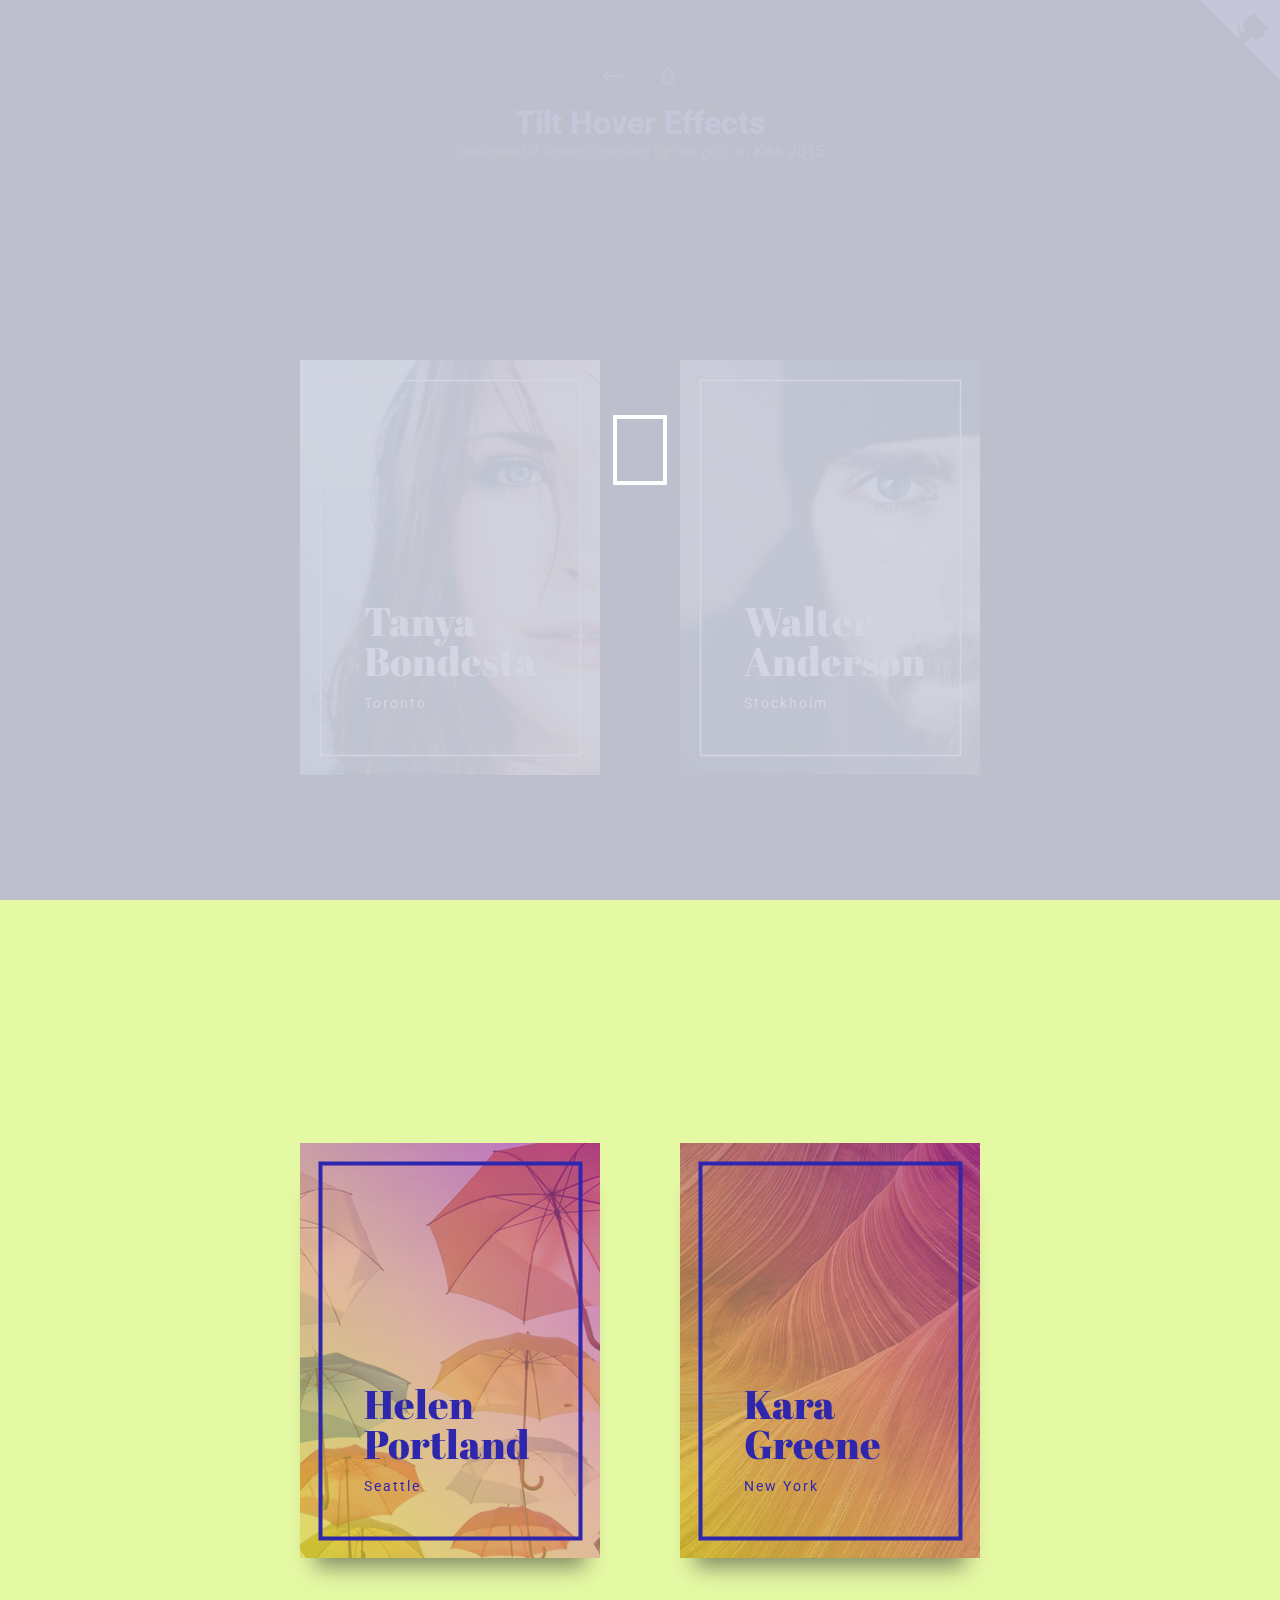
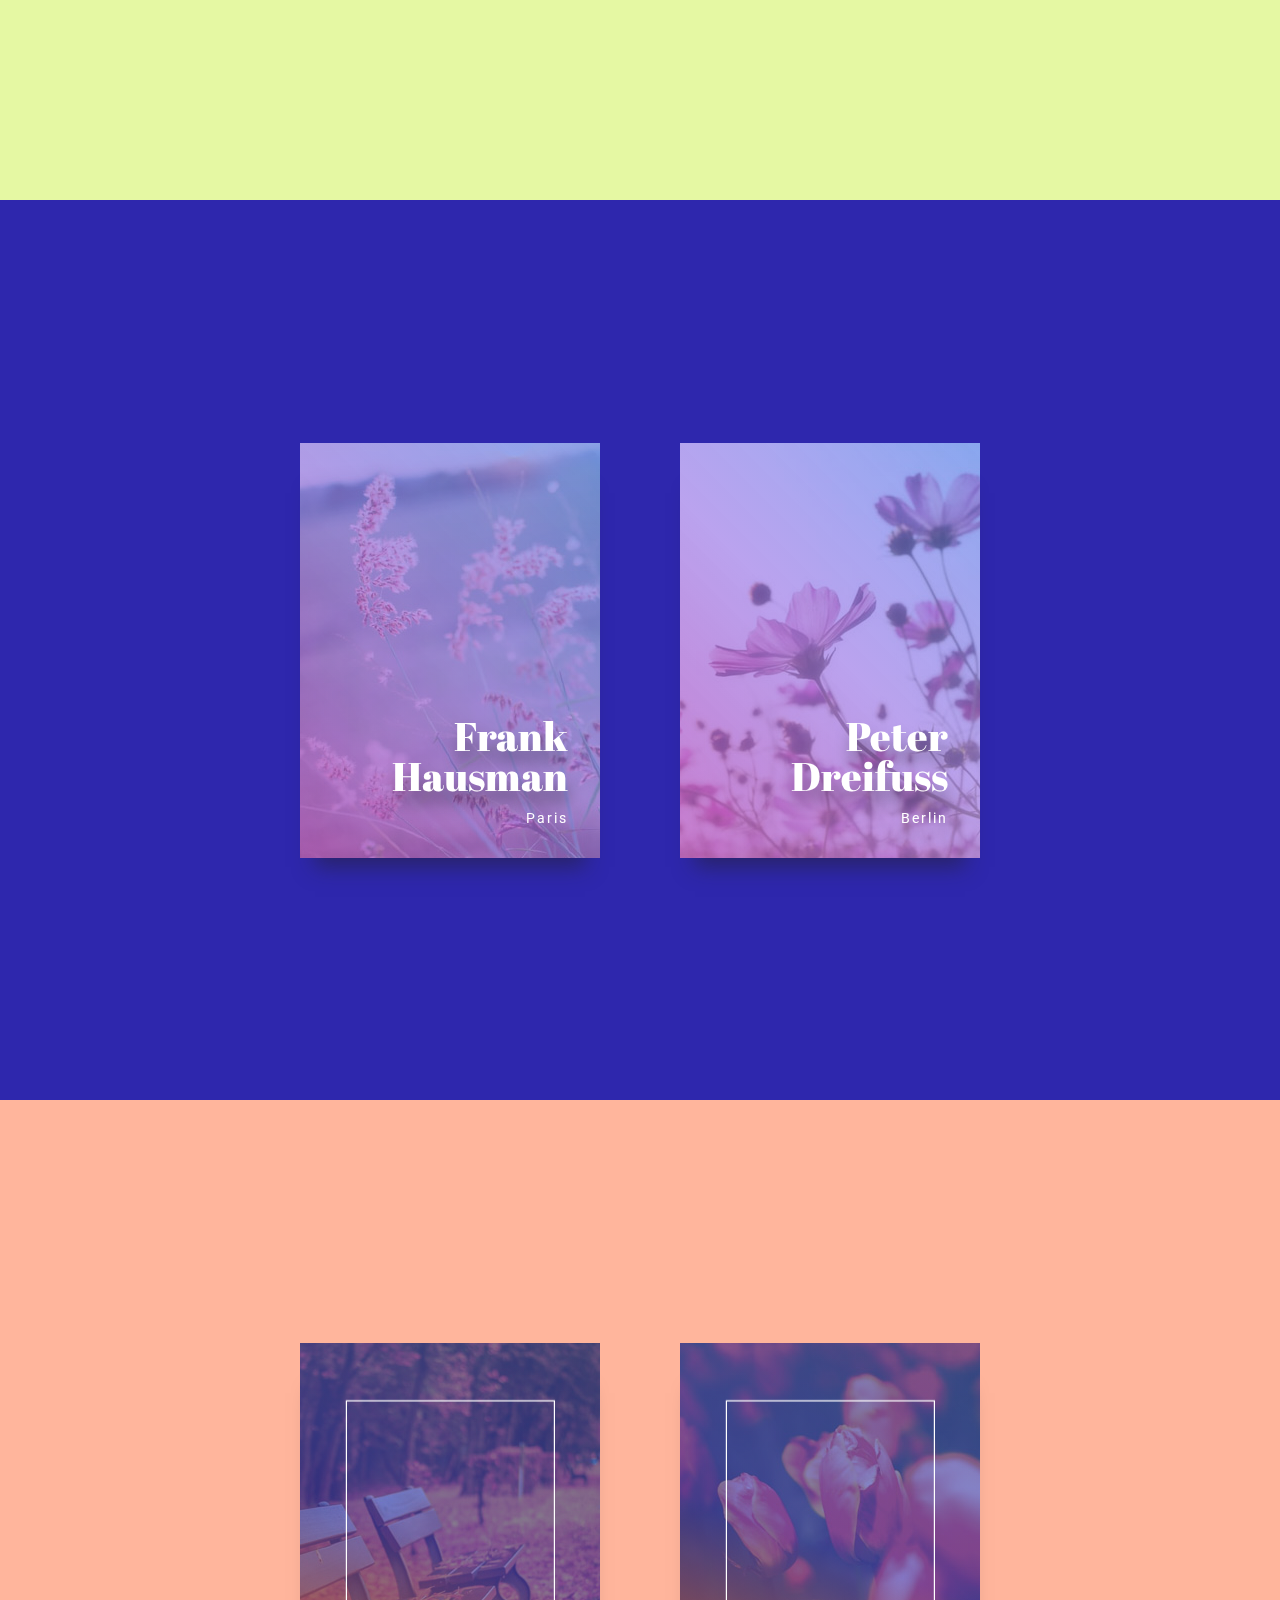
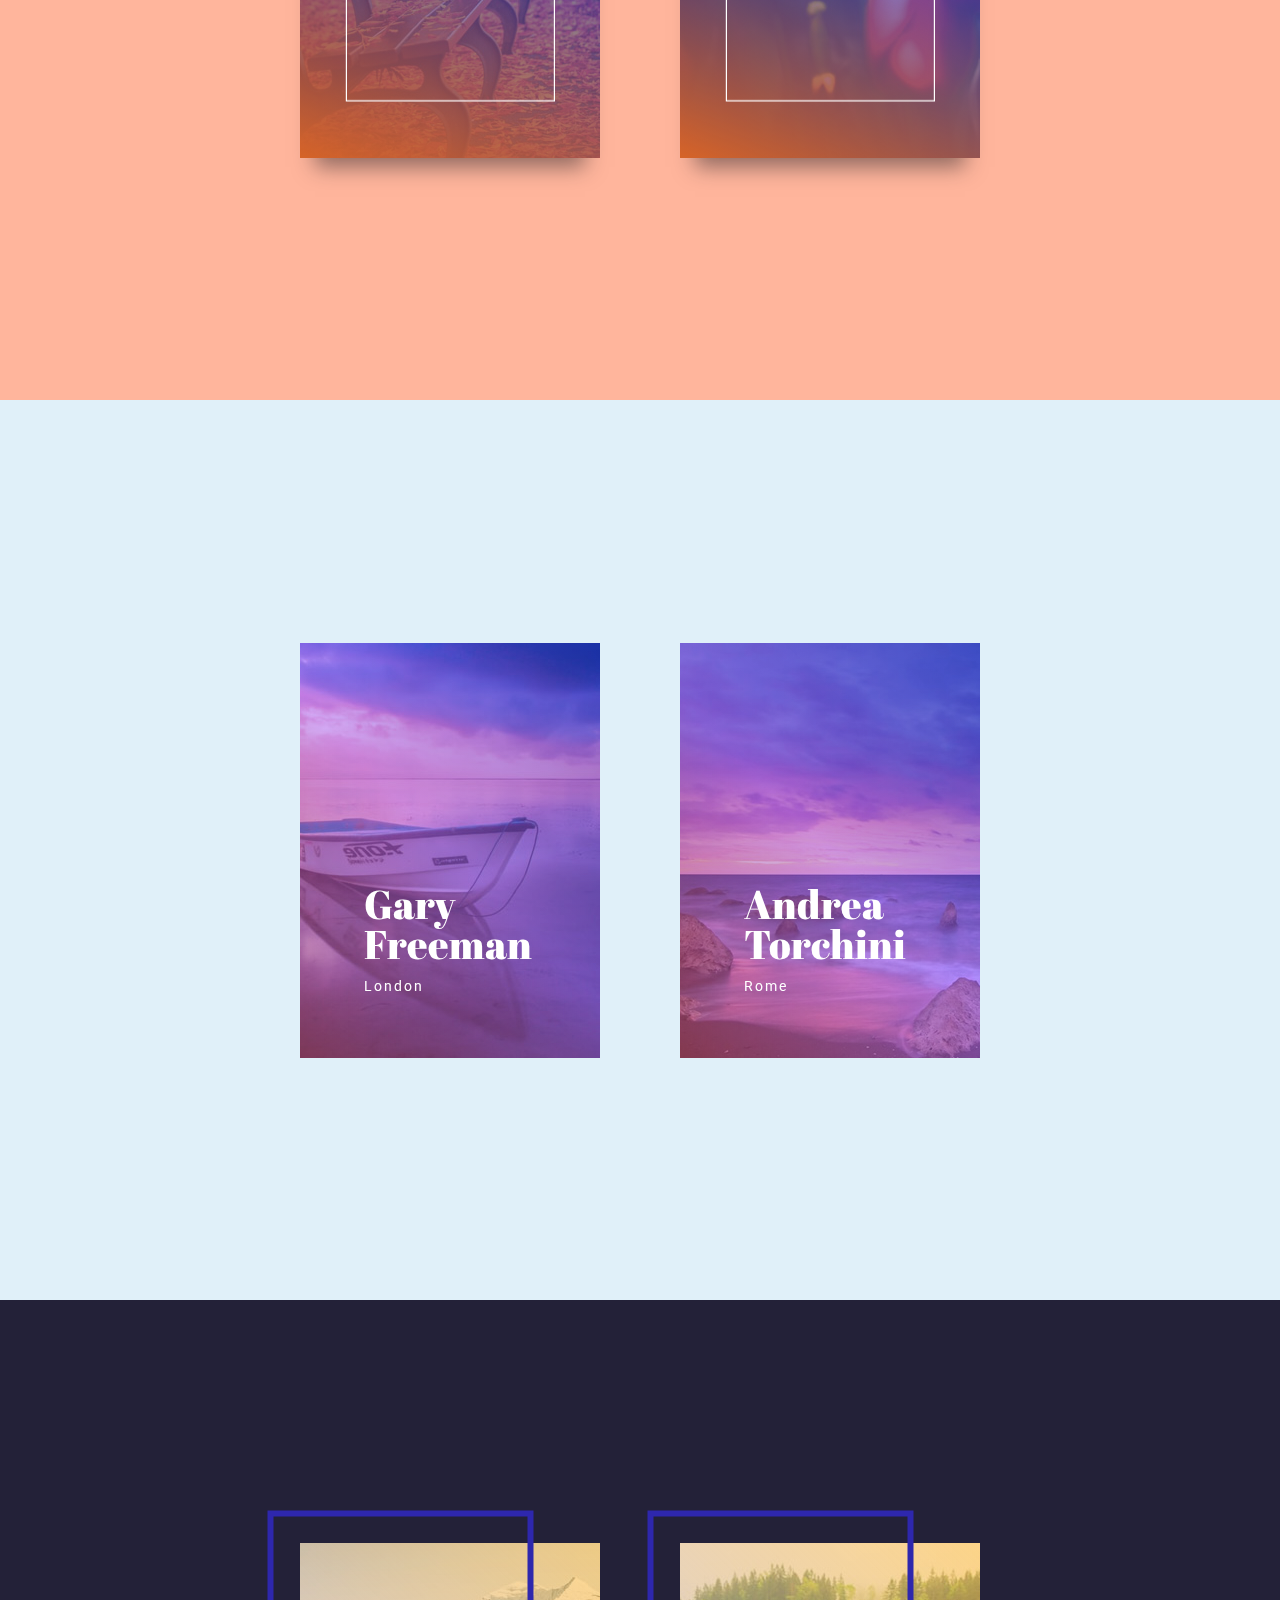
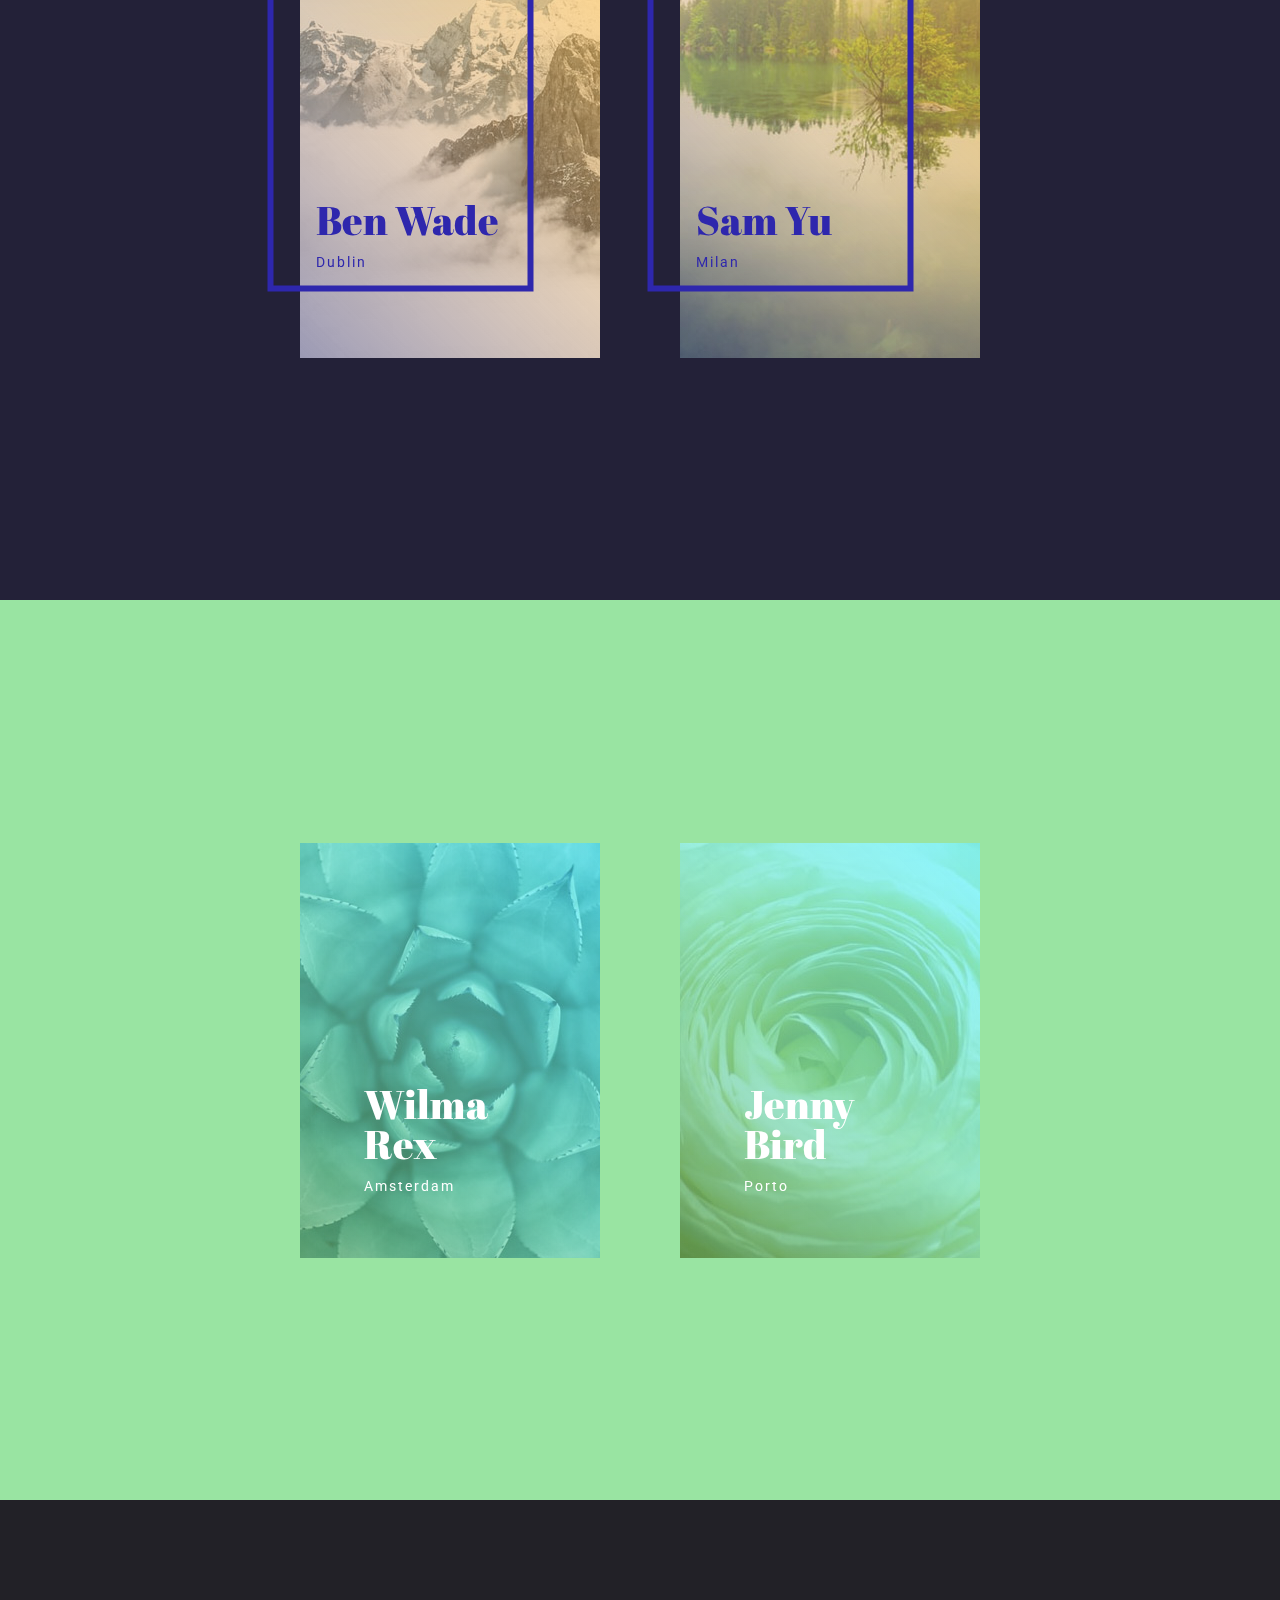
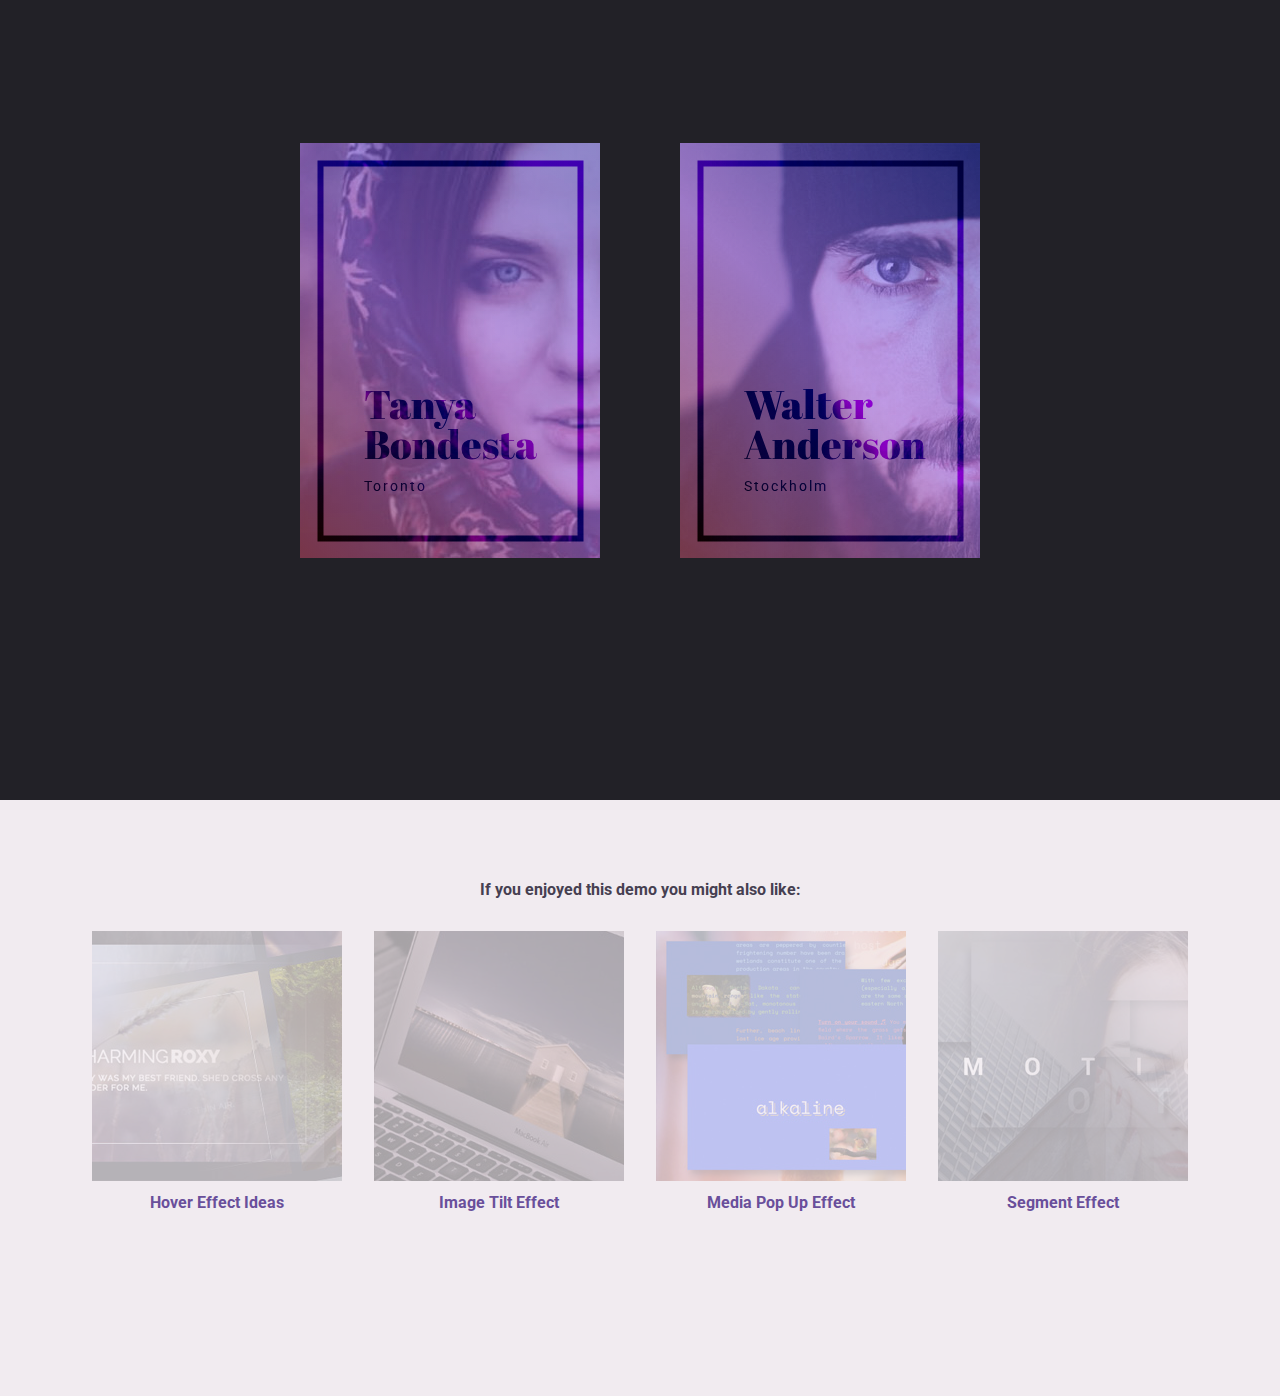
<file: index.html>
<!DOCTYPE html>
<html lang="en" class="no-js">
	<head>
		<meta charset="UTF-8" />
		<meta http-equiv="X-UA-Compatible" content="IE=edge">
		<meta name="viewport" content="width=device-width, initial-scale=1">
		<title>Tilt Hover Effects | Codrops</title>
		<meta name="description" content="Some ideas for hover effects with a fancy tilt effect" />
		<meta name="keywords" content="tilt, hover, effect, demo, inspiration, animation, template" />
		<meta name="author" content="Codrops" />
		<link rel="shortcut icon" href="favicon.ico">
		<link href="https://fonts.googleapis.com/css?family=Roboto:400,700|Abril+Fatface" rel="stylesheet">
		<link rel="stylesheet" type="text/css" href="css/normalize.css" />
		<link rel="stylesheet" type="text/css" href="css/demo.css" />
		<link rel="stylesheet" type="text/css" href="css/pater.css" />
		<link rel="stylesheet" type="text/css" href="css/component.css" />
		<!--[if IE]>
			<script src="http://html5shiv.googlecode.com/svn/trunk/html5.js"></script>
			<![endif]-->
		<script>
			document.documentElement.className = 'js';
		</script>
	</head>
	<body class="loading">
		<svg class="hidden">
			<defs>
				<symbol id="icon-arrow" viewBox="0 0 24 24">
					<title>arrow</title>
					<polygon points="6.3,12.8 20.9,12.8 20.9,11.2 6.3,11.2 10.2,7.2 9,6 3.1,12 9,18 10.2,16.8 " />
				</symbol>
				<symbol id="icon-drop" viewBox="0 0 24 24">
					<title>drop</title>
					<path d="M12,21c-3.6,0-6.6-3-6.6-6.6C5.4,11,10.8,4,11.4,3.2C11.6,3.1,11.8,3,12,3s0.4,0.1,0.6,0.3c0.6,0.8,6.1,7.8,6.1,11.2C18.6,18.1,15.6,21,12,21zM12,4.8c-1.8,2.4-5.2,7.4-5.2,9.6c0,2.9,2.3,5.2,5.2,5.2s5.2-2.3,5.2-5.2C17.2,12.2,13.8,7.3,12,4.8z" />
					<path d="M12,18.2c-0.4,0-0.7-0.3-0.7-0.7s0.3-0.7,0.7-0.7c1.3,0,2.4-1.1,2.4-2.4c0-0.4,0.3-0.7,0.7-0.7c0.4,0,0.7,0.3,0.7,0.7C15.8,16.5,14.1,18.2,12,18.2z" />
				</symbol>
			</defs>
		</svg>
		<main>
			<section class="content content--c1">
				<div class="pater">
					<svg class="pater__svg" width="100%" height="100%" preserveAspectRatio="none" viewBox="0 0 280 800" data-path-hover="M 0,0 280,0 280,800 0,800 Z">
						<clipPath id="pater-clip">
							<path d="M 0,0 280,0 0,400 0,800 Z" overflow="visible"/>
						</clipPath>
						<g class="pater__clip" clip-path="url(#pater-clip)">
							<image overflow="visible" width="100%" height="100%" preserveAspectRatio="xMinYMin slice" xlink:href="img/sponsor/bg.jpg"></image>
						</g>
					</svg>
					<div class="pater__content">
						<img class="pater__logo" src="img/sponsor/jupiter_logo.svg" alt="Jupiter Logo" />
						<span class="pater__title">The go-to WordPress theme for many U.S. based agencies</span>
						<span class="pater__more">Hover for more</span>
						<div class="pater__hover">
							<div>Limitless Web Design Experience</div>
							<div>Powering 50000+ High-end Business Websites</div>
							<div>Build a Website. NO Limit. NO Code.</div>
							<a class="pater__link" href="https://goo.gl/OJz2Dy" rel="nofollow">Find out more</a>
						</div>
					</div>
				</div>
				<a href="https://goo.gl/OJz2Dy" class="pater-mobile" rel="nofollow">
					<img class="pater__logo" src="img/sponsor/jupiter_logo.svg" alt="Jupiter Logo" />
					<span class="pater__title">Build a Website. NO Limit. NO Code.</span>
				</a>
				<header class="codrops-header">
					<a href="https://github.com/codrops/TiltHoverEffects/" class="github-corner">
						<svg width="80" height="80" viewBox="0 0 250 250" class="github-icon">
							<path d="M0,0 L115,115 L130,115 L142,142 L250,250 L250,0 Z"></path>
							<path d="M128.3,109.0 C113.8,99.7 119.0,89.6 119.0,89.6 C122.0,82.7 120.5,78.6 120.5,78.6 C119.2,72.0 123.4,76.3 123.4,76.3 C127.3,80.9 125.5,87.3 125.5,87.3 C122.9,97.6 130.6,101.9 134.4,103.2" fill="currentColor" class="octo-arm"></path>
							<path d="M115.0,115.0 C114.9,115.1 118.7,116.5 119.8,115.4 L133.7,101.6 C136.9,99.2 139.9,98.4 142.2,98.6 C133.8,88.0 127.5,74.4 143.8,58.0 C148.5,53.4 154.0,51.2 159.7,51.0 C160.3,49.4 163.2,43.6 171.4,40.1 C171.4,40.1 176.1,42.5 178.8,56.2 C183.1,58.6 187.2,61.8 190.9,65.4 C194.5,69.0 197.7,73.2 200.1,77.6 C213.8,80.2 216.3,84.9 216.3,84.9 C212.7,93.1 206.9,96.0 205.4,96.6 C205.1,102.4 203.0,107.8 198.3,112.5 C181.9,128.9 168.3,122.5 157.7,114.1 C157.9,116.9 156.7,120.9 152.7,124.9 L141.0,136.5 C139.8,137.7 141.6,141.9 141.8,141.8 Z" fill="currentColor" class="octo-body"></path>
						</svg>
					</a>
					<div class="codrops-links">
						<a class="codrops-icon codrops-icon--prev" href="http://tympanus.net/Development/SurfReport/" title="Previous Demo">
							<svg class="icon icon--arrow">
								<use xlink:href="#icon-arrow"></use>
							</svg>
						</a>
						<a class="codrops-icon codrops-icon--drop" href="http://tympanus.net/codrops/?p=28860" title="Back to the article">
							<svg class="icon icon--drop">
								<use xlink:href="#icon-drop"></use>
							</svg>
						</a>
					</div>
					<h1 class="codrops-header__title">Tilt Hover Effects</h1>
					<p class="codrops-header__tagline">Ornamental hovers inspired by the grid on <a href="http://www.kikk.be/2015/">Kikk 2015</a></p>
				</header>
				<a href="#" class="tilter tilter--1">
					<figure class="tilter__figure">
						<img class="tilter__image" src="img/1.jpg" alt="img01" />
						<div class="tilter__deco tilter__deco--shine"><div></div></div>
						<figcaption class="tilter__caption">
							<h3 class="tilter__title">Tanya Bondesta</h3>
							<p class="tilter__description">Toronto</p>
						</figcaption>
						<svg class="tilter__deco tilter__deco--lines" viewBox="0 0 300 415">
							<path d="M20.5,20.5h260v375h-260V20.5z" />
						</svg>
					</figure>
				</a>
				<a href="#" class="tilter tilter--1">
					<figure class="tilter__figure">
						<img class="tilter__image" src="img/2.jpg" alt="img02" />
						<div class="tilter__deco tilter__deco--shine"><div></div></div>
						<figcaption class="tilter__caption">
							<h3 class="tilter__title">Walter Anderson</h3>
							<p class="tilter__description">Stockholm</p>
						</figcaption>
						<svg class="tilter__deco tilter__deco--lines" viewBox="0 0 300 415">
							<path d="M20.5,20.5h260v375h-260V20.5z" />
						</svg>
					</figure>
				</a>
			</section>
			<section class="content content--c2">
				<a href="#" class="tilter tilter--2">
					<figure class="tilter__figure">
						<img class="tilter__image" src="img/3.jpg" alt="img03" />
						<div class="tilter__deco tilter__deco--shine"><div></div></div>
						<div class="tilter__deco tilter__deco--overlay"></div>
						<figcaption class="tilter__caption">
							<h3 class="tilter__title">Helen Portland</h3>
							<p class="tilter__description">Seattle</p>
						</figcaption>
						<svg class="tilter__deco tilter__deco--lines" viewBox="0 0 300 415">
							<path d="M20.5,20.5h260v375h-260V20.5z" />
						</svg>
					</figure>
				</a>
				<a href="#" class="tilter tilter--2">
					<figure class="tilter__figure">
						<img class="tilter__image" src="img/4.jpg" alt="img04" />
						<div class="tilter__deco tilter__deco--shine"><div></div></div>
						<div class="tilter__deco tilter__deco--overlay"></div>
						<figcaption class="tilter__caption">
							<h3 class="tilter__title">Kara Greene</h3>
							<p class="tilter__description">New York</p>
						</figcaption>
						<svg class="tilter__deco tilter__deco--lines" viewBox="0 0 300 415">
							<path d="M20.5,20.5h260v375h-260V20.5z" />
						</svg>
					</figure>
				</a>
			</section>
			<section class="content content--c3">
				<a href="#" class="tilter tilter--3">
					<figure class="tilter__figure">
						<img class="tilter__image" src="img/5.jpg" alt="img05" />
						<div class="tilter__deco tilter__deco--shine"><div></div></div>
						<div class="tilter__deco tilter__deco--overlay"></div>
						<figcaption class="tilter__caption">
							<h3 class="tilter__title">Frank Hausman</h3>
							<p class="tilter__description">Paris</p>
						</figcaption>
					</figure>
				</a>
				<a href="#" class="tilter tilter--3">
					<figure class="tilter__figure">
						<img class="tilter__image" src="img/6.jpg" alt="img06" />
						<div class="tilter__deco tilter__deco--shine"><div></div></div>
						<div class="tilter__deco tilter__deco--overlay"></div>
						<figcaption class="tilter__caption">
							<h3 class="tilter__title">Peter Dreifuss</h3>
							<p class="tilter__description">Berlin</p>
						</figcaption>
					</figure>
				</a>
			</section>
			<section class="content content--c4">
				<a href="#" class="tilter tilter--4">
					<figure class="tilter__figure">
						<img class="tilter__image" src="img/7.jpg" alt="img07" />
						<div class="tilter__deco tilter__deco--shine"><div></div></div>
						<div class="tilter__deco tilter__deco--overlay"></div>
						<figcaption class="tilter__caption">
							<h3 class="tilter__title">Chritie Lehmann</h3>
							<p class="tilter__description">Miami</p>
						</figcaption>
						<svg class="tilter__deco tilter__deco--lines" viewBox="0 0 300 415">
							<path d="M20.5,20.5h260v375h-260V20.5z" />
						</svg>
					</figure>
				</a>
				<a href="#" class="tilter tilter--4">
					<figure class="tilter__figure">
						<img class="tilter__image" src="img/8.jpg" alt="img08" />
						<div class="tilter__deco tilter__deco--shine"><div></div></div>
						<div class="tilter__deco tilter__deco--overlay"></div>
						<figcaption class="tilter__caption">
							<h3 class="tilter__title">Charles Wang</h3>
							<p class="tilter__description">Hong Kong</p>
						</figcaption>
						<svg class="tilter__deco tilter__deco--lines" viewBox="0 0 300 415">
							<path d="M20.5,20.5h260v375h-260V20.5z" />
						</svg>
					</figure>
				</a>
			</section>
			<section class="content content--c5">
				<a href="#" class="tilter tilter--5">
					<figure class="tilter__figure">
						<img class="tilter__image" src="img/9.jpg" alt="img09" />
						<div class="tilter__deco tilter__deco--shine"><div></div></div>
						<div class="tilter__deco tilter__deco--overlay"></div>
						<figcaption class="tilter__caption">
							<h3 class="tilter__title">Gary Freeman</h3>
							<p class="tilter__description">London</p>
						</figcaption>
						<svg class="tilter__deco tilter__deco--lines" viewBox="0 0 300 415">
							<path d="M20.5,20.5h260v375h-260V20.5z" />
						</svg>
					</figure>
				</a>
				<a href="#" class="tilter tilter--5">
					<figure class="tilter__figure">
						<img class="tilter__image" src="img/10.jpg" alt="img10" />
						<div class="tilter__deco tilter__deco--shine"><div></div></div>
						<div class="tilter__deco tilter__deco--overlay"></div>
						<figcaption class="tilter__caption">
							<h3 class="tilter__title">Andrea Torchini</h3>
							<p class="tilter__description">Rome</p>
						</figcaption>
						<svg class="tilter__deco tilter__deco--lines" viewBox="0 0 300 415">
							<path d="M20.5,20.5h260v375h-260V20.5z" />
						</svg>
					</figure>
				</a>
			</section>
			<section class="content content--c6">
				<a href="#" class="tilter tilter--6">
					<figure class="tilter__figure">
						<img class="tilter__image" src="img/11.jpg" alt="img11" />
						<div class="tilter__deco tilter__deco--shine"><div></div></div>
						<div class="tilter__deco tilter__deco--overlay"></div>
						<figcaption class="tilter__caption">
							<h3 class="tilter__title">Ben Wade</h3>
							<p class="tilter__description">Dublin</p>
						</figcaption>
						<svg class="tilter__deco tilter__deco--lines" viewBox="0 0 300 415">
							<path d="M20.5,20.5h260v375h-260V20.5z" />
						</svg>
					</figure>
				</a>
				<a href="#" class="tilter tilter--6">
					<figure class="tilter__figure">
						<img class="tilter__image" src="img/12.jpg" alt="img12" />
						<div class="tilter__deco tilter__deco--shine"><div></div></div>
						<div class="tilter__deco tilter__deco--overlay"></div>
						<figcaption class="tilter__caption">
							<h3 class="tilter__title">Sam Yu</h3>
							<p class="tilter__description">Milan</p>
						</figcaption>
						<svg class="tilter__deco tilter__deco--lines" viewBox="0 0 300 415">
							<path d="M20.5,20.5h260v375h-260V20.5z" />
						</svg>
					</figure>
				</a>
			</section>
			<section class="content content--c7">
				<a href="#" class="tilter tilter--7">
					<figure class="tilter__figure">
						<img class="tilter__image" src="img/13.jpg" alt="img13" />
						<div class="tilter__deco tilter__deco--shine"><div></div></div>
						<div class="tilter__deco tilter__deco--overlay"></div>
						<figcaption class="tilter__caption">
							<h3 class="tilter__title">Wilma Rex</h3>
							<p class="tilter__description">Amsterdam</p>
						</figcaption>
						<svg class="tilter__deco tilter__deco--lines" viewBox="0 0 300 415">
							<path d="M20.5,20.5h260v375h-260V20.5z" />
						</svg>
					</figure>
				</a>
				<a href="#" class="tilter tilter--7">
					<figure class="tilter__figure">
						<img class="tilter__image" src="img/14.jpg" alt="img14" />
						<div class="tilter__deco tilter__deco--shine"><div></div></div>
						<div class="tilter__deco tilter__deco--overlay"></div>
						<figcaption class="tilter__caption">
							<h3 class="tilter__title">Jenny Bird</h3>
							<p class="tilter__description">Porto</p>
						</figcaption>
						<svg class="tilter__deco tilter__deco--lines" viewBox="0 0 300 415">
							<path d="M20.5,20.5h260v375h-260V20.5z" />
						</svg>
					</figure>
				</a>
			</section>
			<section class="content content--c8">
				<a href="#" class="tilter tilter--8">
					<figure class="tilter__figure">
						<img class="tilter__image" src="img/15.jpg" alt="img15" />
						<div class="tilter__deco tilter__deco--shine"><div></div></div>
						<div class="tilter__deco tilter__deco--overlay"></div>
						<figcaption class="tilter__caption">
							<h3 class="tilter__title">Tanya Bondesta</h3>
							<p class="tilter__description">Toronto</p>
						</figcaption>
						<svg class="tilter__deco tilter__deco--lines" viewBox="0 0 300 415">
							<path d="M20.5,20.5h260v375h-260V20.5z" />
						</svg>
					</figure>
				</a>
				<a href="#" class="tilter tilter--8">
					<figure class="tilter__figure">
						<img class="tilter__image" src="img/2.jpg" alt="img02" />
						<div class="tilter__deco tilter__deco--shine"><div></div></div>
						<div class="tilter__deco tilter__deco--overlay"></div>
						<figcaption class="tilter__caption">
							<h3 class="tilter__title">Walter Anderson</h3>
							<p class="tilter__description">Stockholm</p>
						</figcaption>
						<svg class="tilter__deco tilter__deco--lines" viewBox="0 0 300 415">
							<path d="M20.5,20.5h260v375h-260V20.5z" />
						</svg>
					</figure>
				</a>
			</section>
			<!-- Related demos -->
			<section class="content content--related">
				<p>If you enjoyed this demo you might also like:</p>
				<a class="media-item" href="http://tympanus.net/Development/HoverEffectIdeas/index.html">
					<img class="media-item__img" src="img/related/1.jpg">
					<h3 class="media-item__title">Hover Effect Ideas</h3>
				</a>
				<a class="media-item" href="http://tympanus.net/Development/ImageTiltEffect/">
					<img class="media-item__img" src="img/related/2.jpg">
					<h3 class="media-item__title">Image Tilt Effect</h3>
				</a>
				<a class="media-item" href="http://tympanus.net/Development/MediaPopUpEffect/">
					<img class="media-item__img" src="img/related/3.jpg">
					<h3 class="media-item__title">Media Pop Up Effect</h3>
				</a>
				<a class="media-item" href="http://tympanus.net/Development/SegmentEffect/">
					<img class="media-item__img" src="img/related/4.jpg">
					<h3 class="media-item__title">Segment Effect</h3>
				</a>
			</section>
		</main>
		<script src="js/imagesloaded.pkgd.min.js"></script>
		<script src="js/anime.min.js"></script>
		<script src="js/main.js"></script>
		<script>
		(function() {
			var tiltSettings = [
			{},
			{
				movement: {
					imgWrapper : {
						translation : {x: 10, y: 10, z: 30},
						rotation : {x: 0, y: -10, z: 0},
						reverseAnimation : {duration : 200, easing : 'easeOutQuad'}
					},
					lines : {
						translation : {x: 10, y: 10, z: [0,70]},
						rotation : {x: 0, y: 0, z: -2},
						reverseAnimation : {duration : 2000, easing : 'easeOutExpo'}
					},
					caption : {
						rotation : {x: 0, y: 0, z: 2},
						reverseAnimation : {duration : 200, easing : 'easeOutQuad'}
					},
					overlay : {
						translation : {x: 10, y: -10, z: 0},
						rotation : {x: 0, y: 0, z: 2},
						reverseAnimation : {duration : 2000, easing : 'easeOutExpo'}
					},
					shine : {
						translation : {x: 100, y: 100, z: 0},
						reverseAnimation : {duration : 200, easing : 'easeOutQuad'}
					}
				}
			},
			{
				movement: {
					imgWrapper : {
						rotation : {x: -5, y: 10, z: 0},
						reverseAnimation : {duration : 900, easing : 'easeOutCubic'}
					},
					caption : {
						translation : {x: 30, y: 30, z: [0,40]},
						rotation : {x: [0,15], y: 0, z: 0},
						reverseAnimation : {duration : 1200, easing : 'easeOutExpo'}
					},
					overlay : {
						translation : {x: 10, y: 10, z: [0,20]},
						reverseAnimation : {duration : 1000, easing : 'easeOutExpo'}
					},
					shine : {
						translation : {x: 100, y: 100, z: 0},
						reverseAnimation : {duration : 900, easing : 'easeOutCubic'}
					}
				}
			},
			{
				movement: {
					imgWrapper : {
						rotation : {x: -5, y: 10, z: 0},
						reverseAnimation : {duration : 50, easing : 'easeOutQuad'}
					},
					caption : {
						translation : {x: 20, y: 20, z: 0},
						reverseAnimation : {duration : 200, easing : 'easeOutQuad'}
					},
					overlay : {
						translation : {x: 5, y: -5, z: 0},
						rotation : {x: 0, y: 0, z: 6},
						reverseAnimation : {duration : 1000, easing : 'easeOutQuad'}
					},
					shine : {
						translation : {x: 50, y: 50, z: 0},
						reverseAnimation : {duration : 50, easing : 'easeOutQuad'}
					}
				}
			},
			{
				movement: {
					imgWrapper : {
						translation : {x: 0, y: -8, z: 0},
						rotation : {x: 3, y: 3, z: 0},
						reverseAnimation : {duration : 1200, easing : 'easeOutExpo'}
					},
					lines : {
						translation : {x: 15, y: 15, z: [0,15]},
						reverseAnimation : {duration : 1200, easing : 'easeOutExpo'}
					},
					overlay : {
						translation : {x: 0, y: 8, z: 0},
						reverseAnimation : {duration : 600, easing : 'easeOutExpo'}
					},
					caption : {
						translation : {x: 10, y: -15, z: 0},
						reverseAnimation : {duration : 900, easing : 'easeOutExpo'}
					},
					shine : {
						translation : {x: 50, y: 50, z: 0},
						reverseAnimation : {duration : 1200, easing : 'easeOutExpo'}
					}
				}
			},
			{
				movement: {
					lines : {
						translation : {x: -5, y: 5, z: 0},
						reverseAnimation : {duration : 1000, easing : 'easeOutExpo'}
					},
					caption : {
						translation : {x: 15, y: 15, z: 0},
						rotation : {x: 0, y: 0, z: 3},
						reverseAnimation : {duration : 1500, easing : 'easeOutElastic', elasticity : 700}
					},
					overlay : {
						translation : {x: 15, y: -15, z: 0},
						reverseAnimation : {duration : 500,easing : 'easeOutExpo'}
					},
					shine : {
						translation : {x: 50, y: 50, z: 0},
						reverseAnimation : {duration : 500, easing : 'easeOutExpo'}
					}
				}
			},
			{
				movement: {
					imgWrapper : {
						translation : {x: 5, y: 5, z: 0},
						reverseAnimation : {duration : 800, easing : 'easeOutQuart'}
					},
					caption : {
						translation : {x: 10, y: 10, z: [0,50]},
						reverseAnimation : {duration : 1000, easing : 'easeOutQuart'}
					},
					shine : {
						translation : {x: 50, y: 50, z: 0},
						reverseAnimation : {duration : 800, easing : 'easeOutQuart'}
					}
				}
			},
			{
				movement: {
					lines : {
						translation : {x: 40, y: 40, z: 0},
						reverseAnimation : {duration : 1500, easing : 'easeOutElastic'}
					},
					caption : {
						translation : {x: 20, y: 20, z: 0},
						rotation : {x: 0, y: 0, z: -5},
						reverseAnimation : {duration : 1000, easing : 'easeOutExpo'}
					},
					overlay : {
						translation : {x: -30, y: -30, z: 0},
						rotation : {x: 0, y: 0, z: 3},
						reverseAnimation : {duration : 750, easing : 'easeOutExpo'}
					},
					shine : {
						translation : {x: 100, y: 100, z: 0},
						reverseAnimation : {duration : 750, easing : 'easeOutExpo'}
					}
				}
			}];

			function init() {
				var idx = 0;
				[].slice.call(document.querySelectorAll('a.tilter')).forEach(function(el, pos) { 
					idx = pos%2 === 0 ? idx+1 : idx;
					new TiltFx(el, tiltSettings[idx-1]);
				});
			}

			// Preload all images.
			imagesLoaded(document.querySelector('main'), function() {
				document.body.classList.remove('loading');
				init();
			});

			// REMOVE THIS!
			// For Demo purposes only. Prevent the click event.
			[].slice.call(document.querySelectorAll('a[href="#"]')).forEach(function(el) {
				el.addEventListener('click', function(ev) { ev.preventDefault(); });
			});

			var pater = document.querySelector('.pater'),
				paterSVG = pater.querySelector('.pater__svg'),
				pathEl = paterSVG.querySelector('path'),
				paths = {default: pathEl.getAttribute('d'), active: paterSVG.getAttribute('data-path-hover')};

			pater.addEventListener('mouseenter', function() {
				anime.remove(pathEl);
				anime({
					targets: pathEl,
					d: paths.active,
					duration: 400,
					easing: 'easeOutQuad'
				});
			});

			pater.addEventListener('mouseleave', function() {
				anime.remove(pathEl);
				anime({
					targets: pathEl,
					d: p
</file>
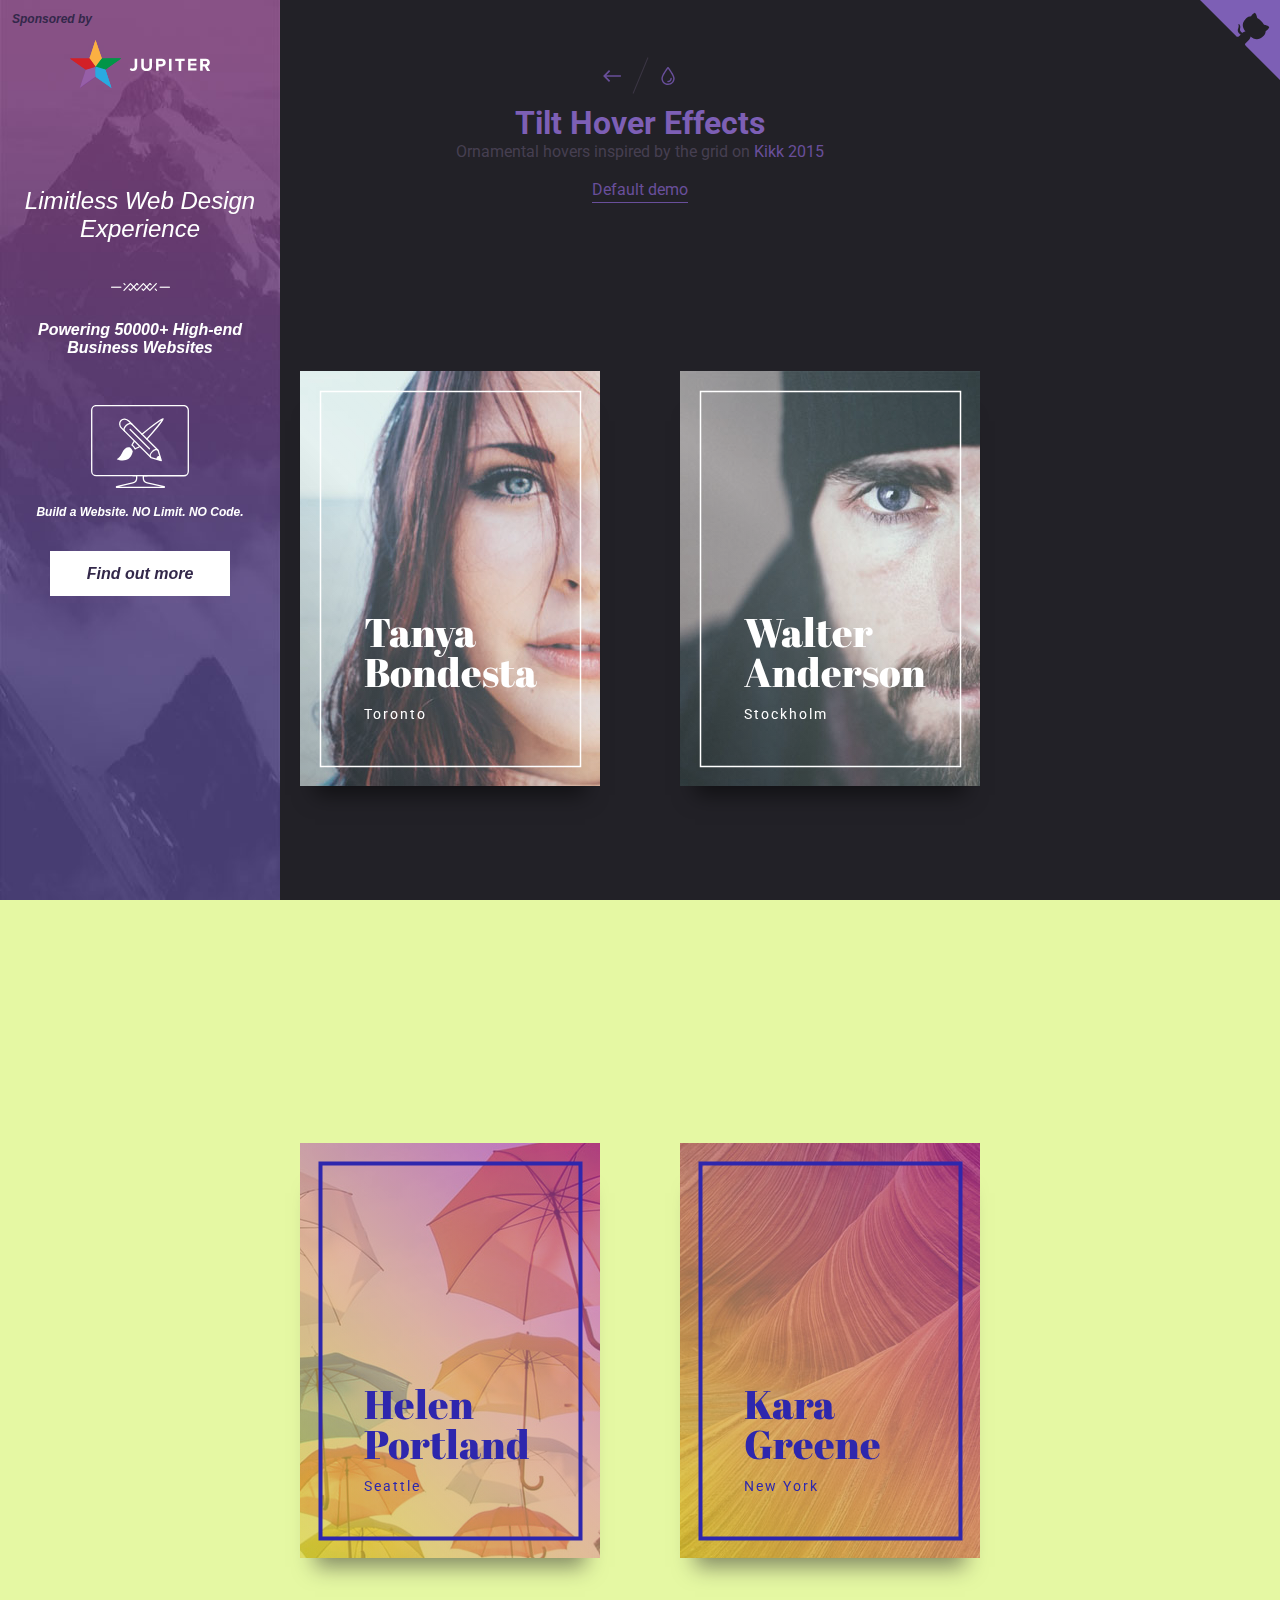
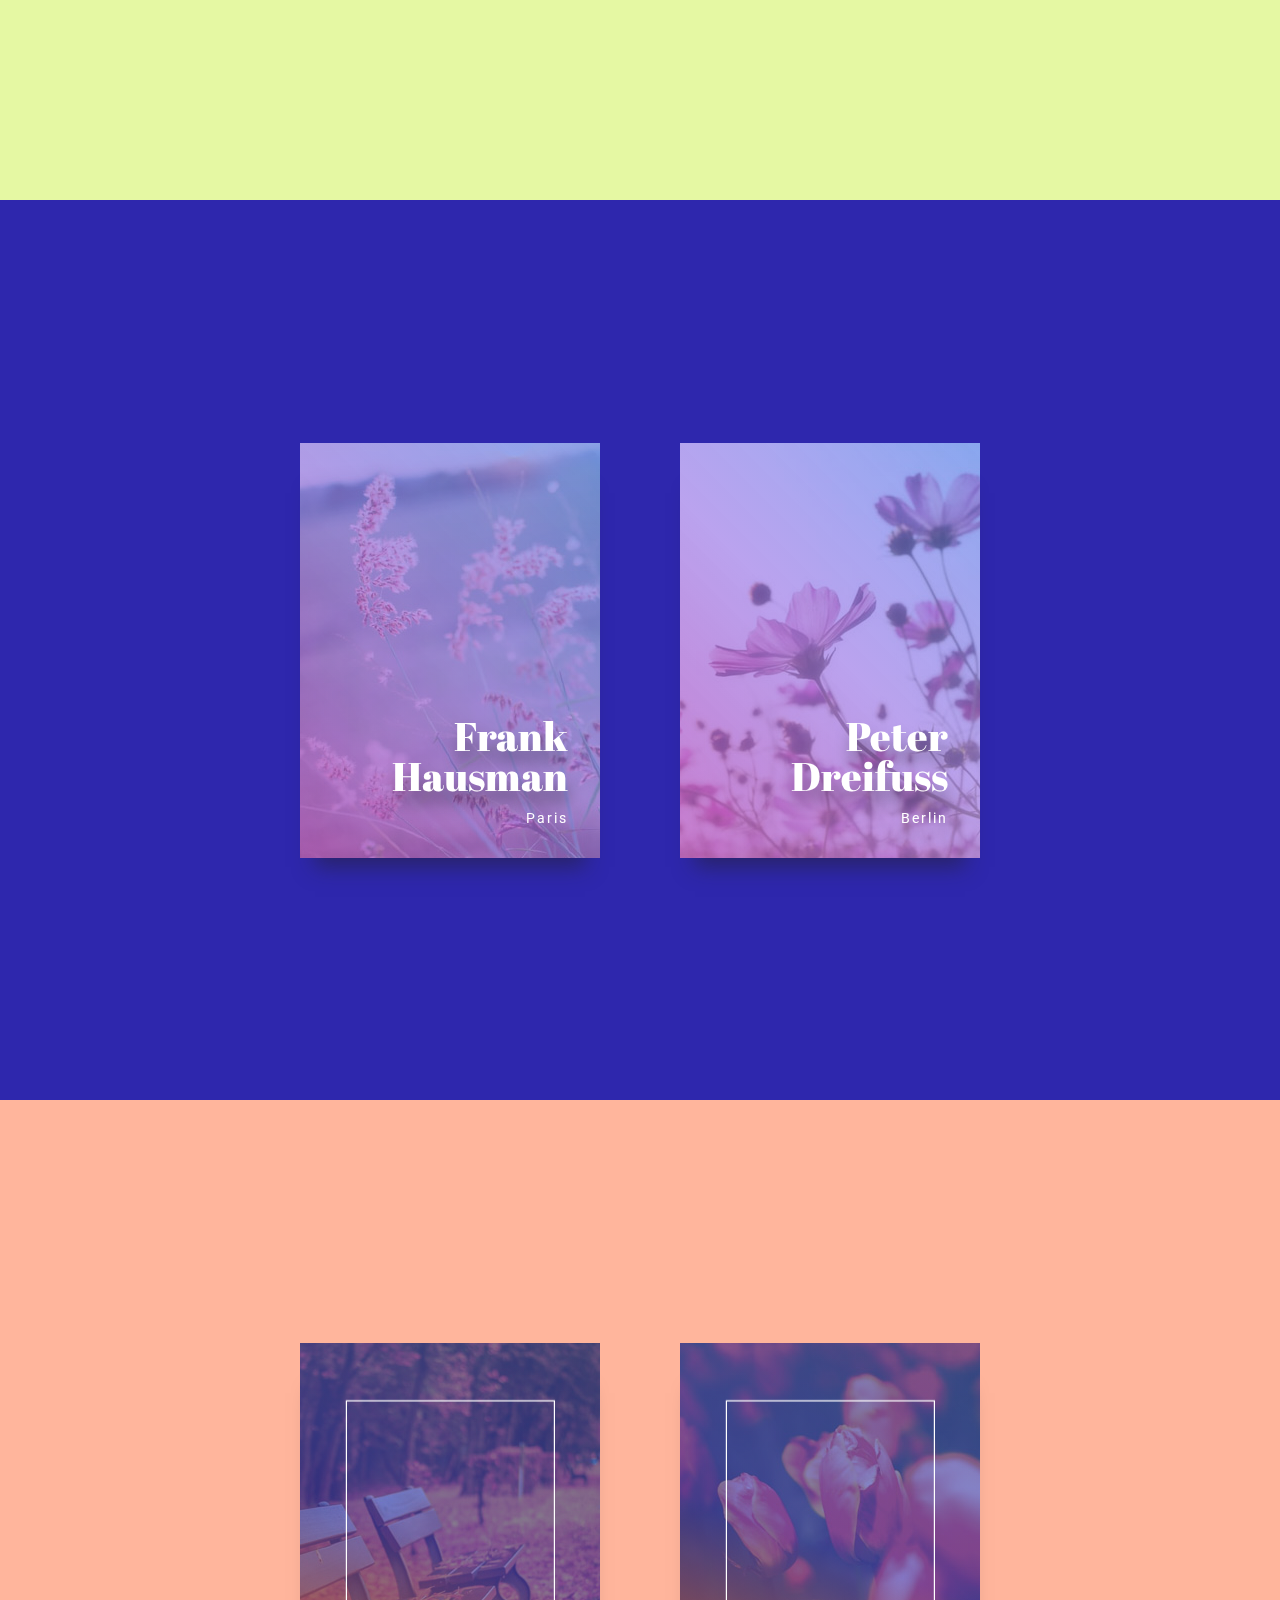
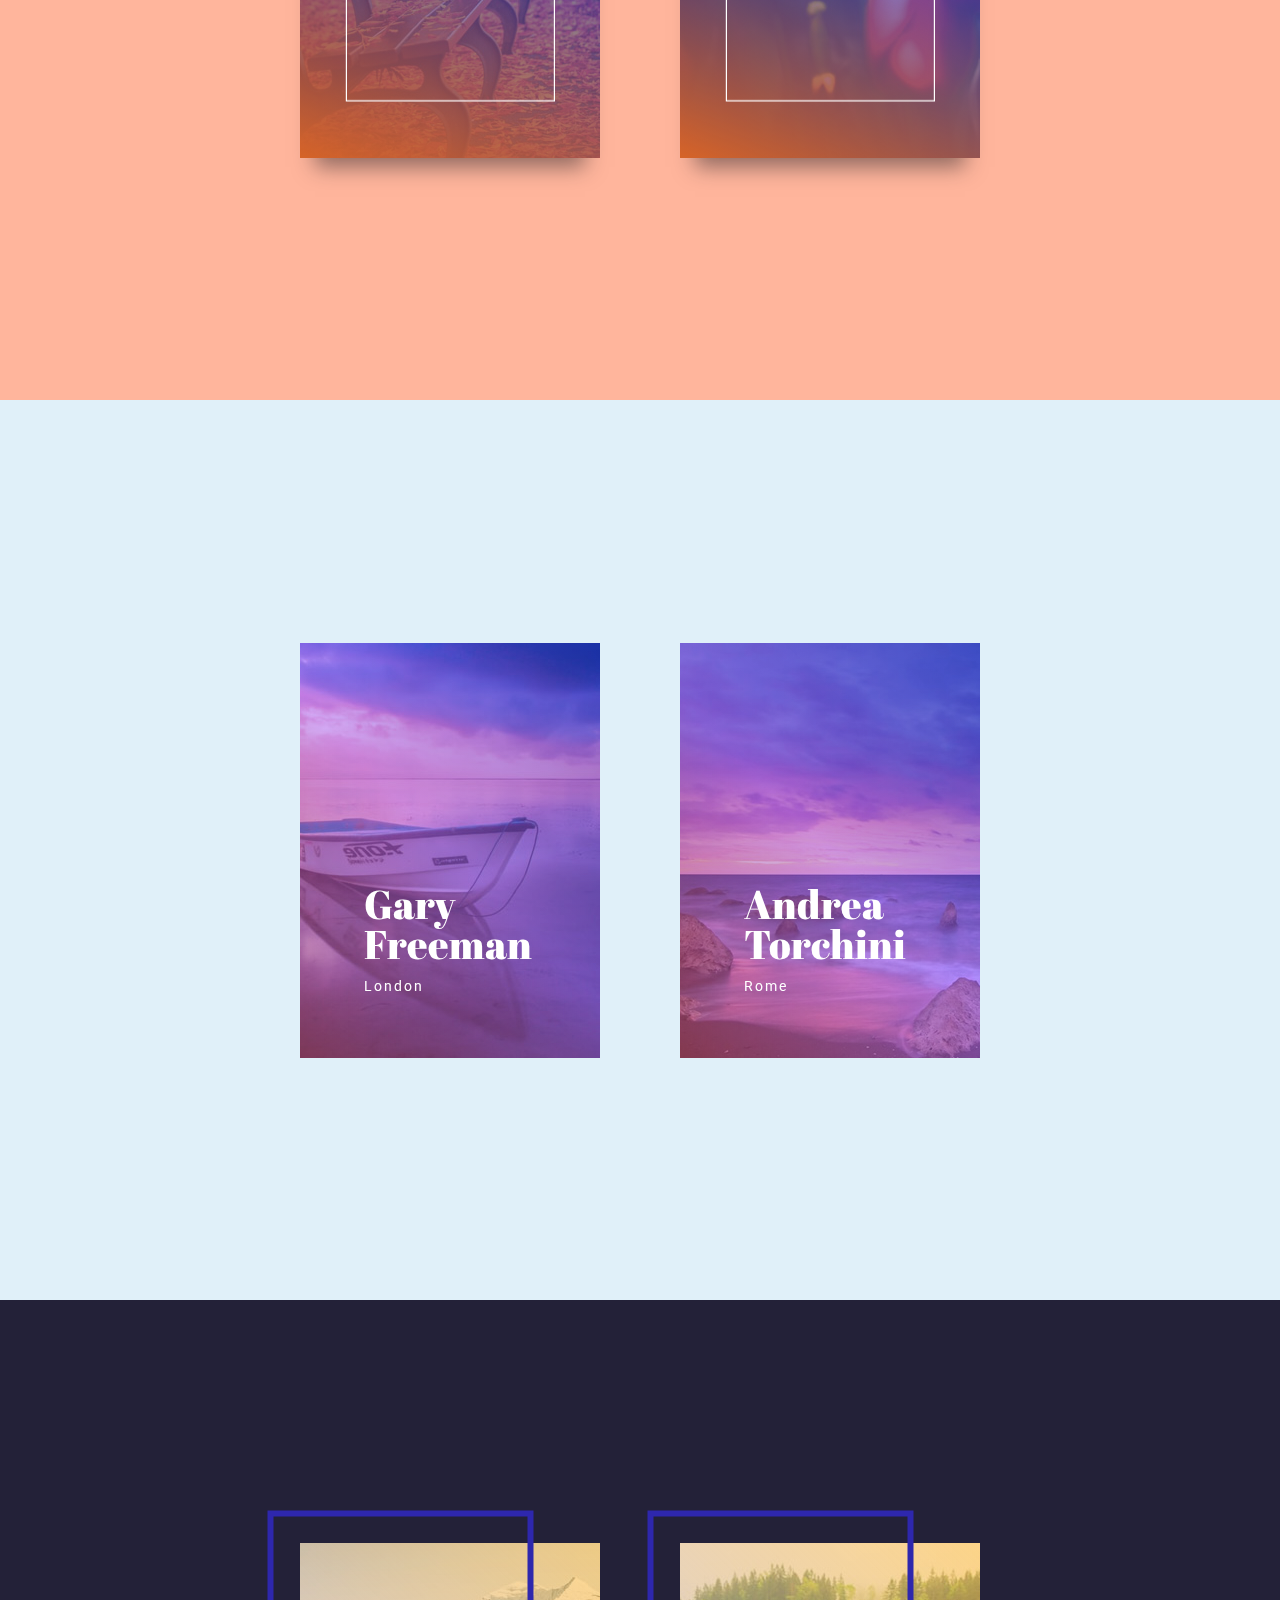
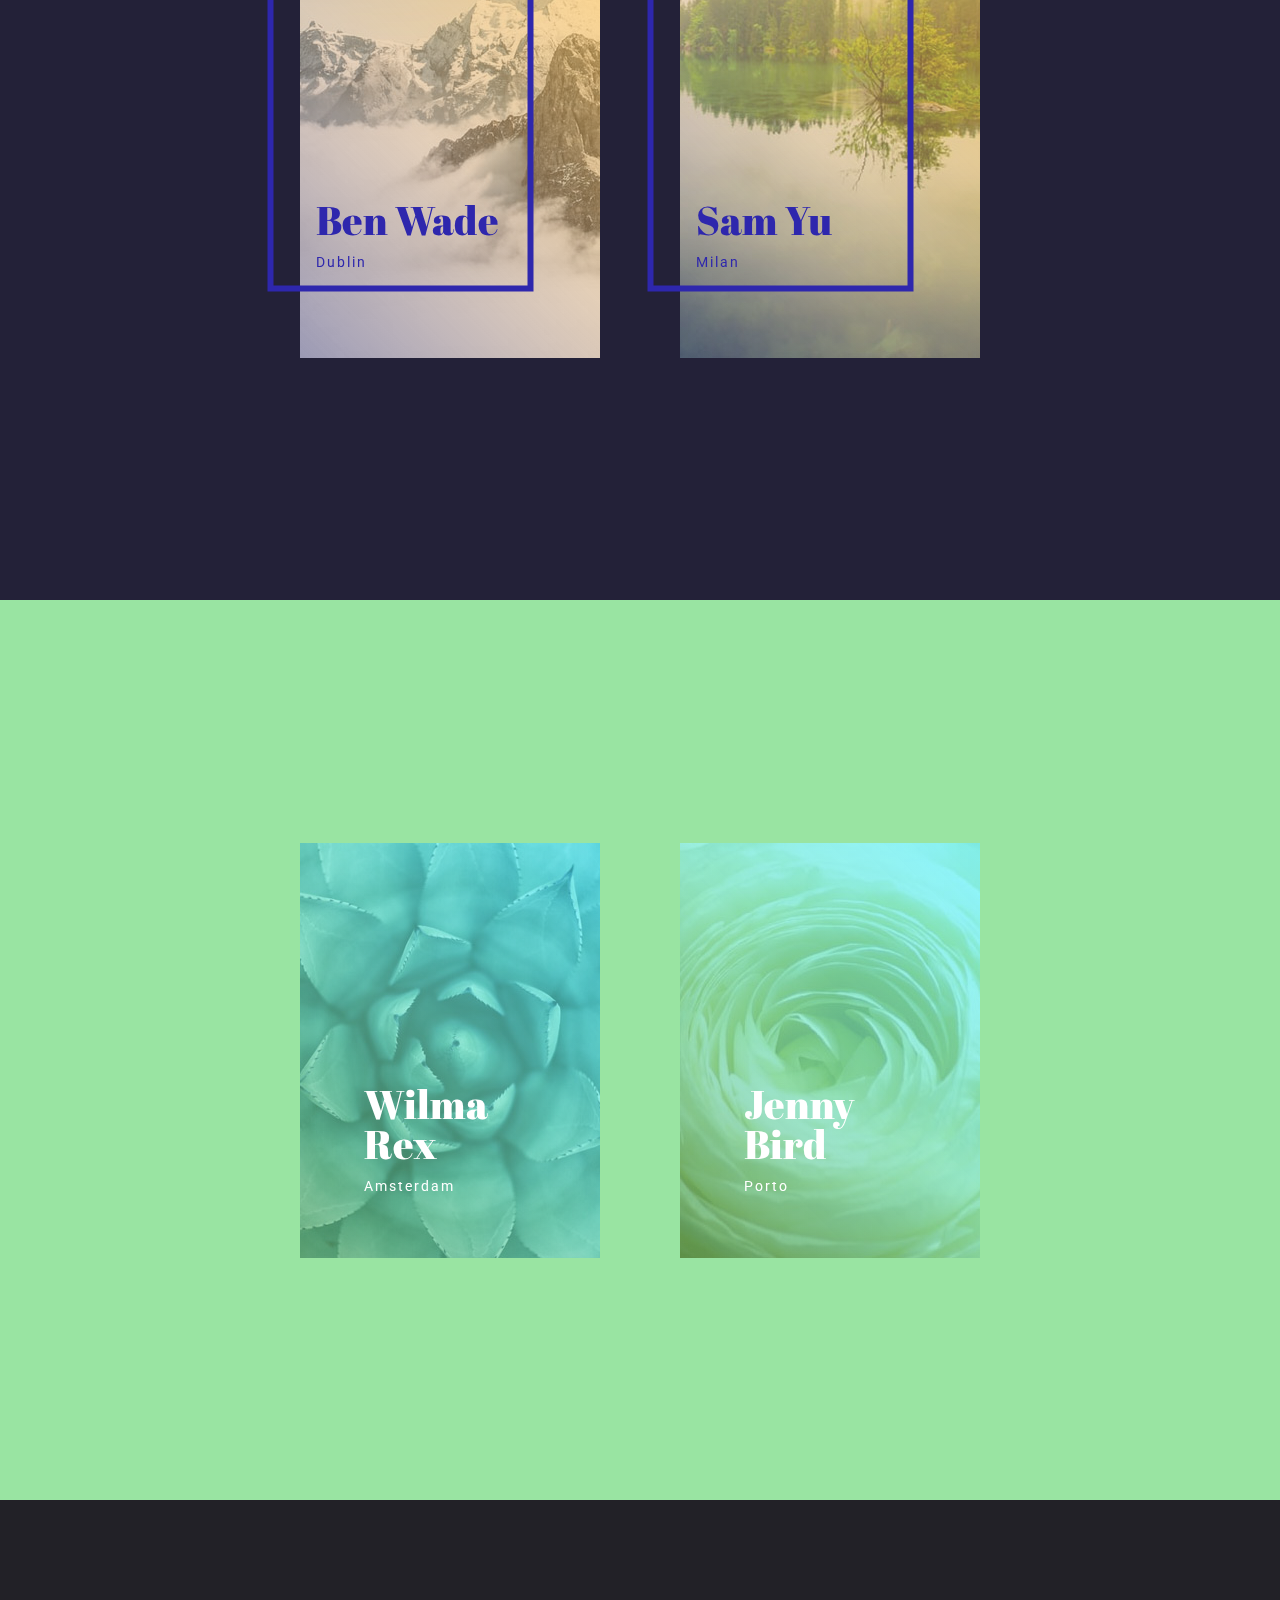
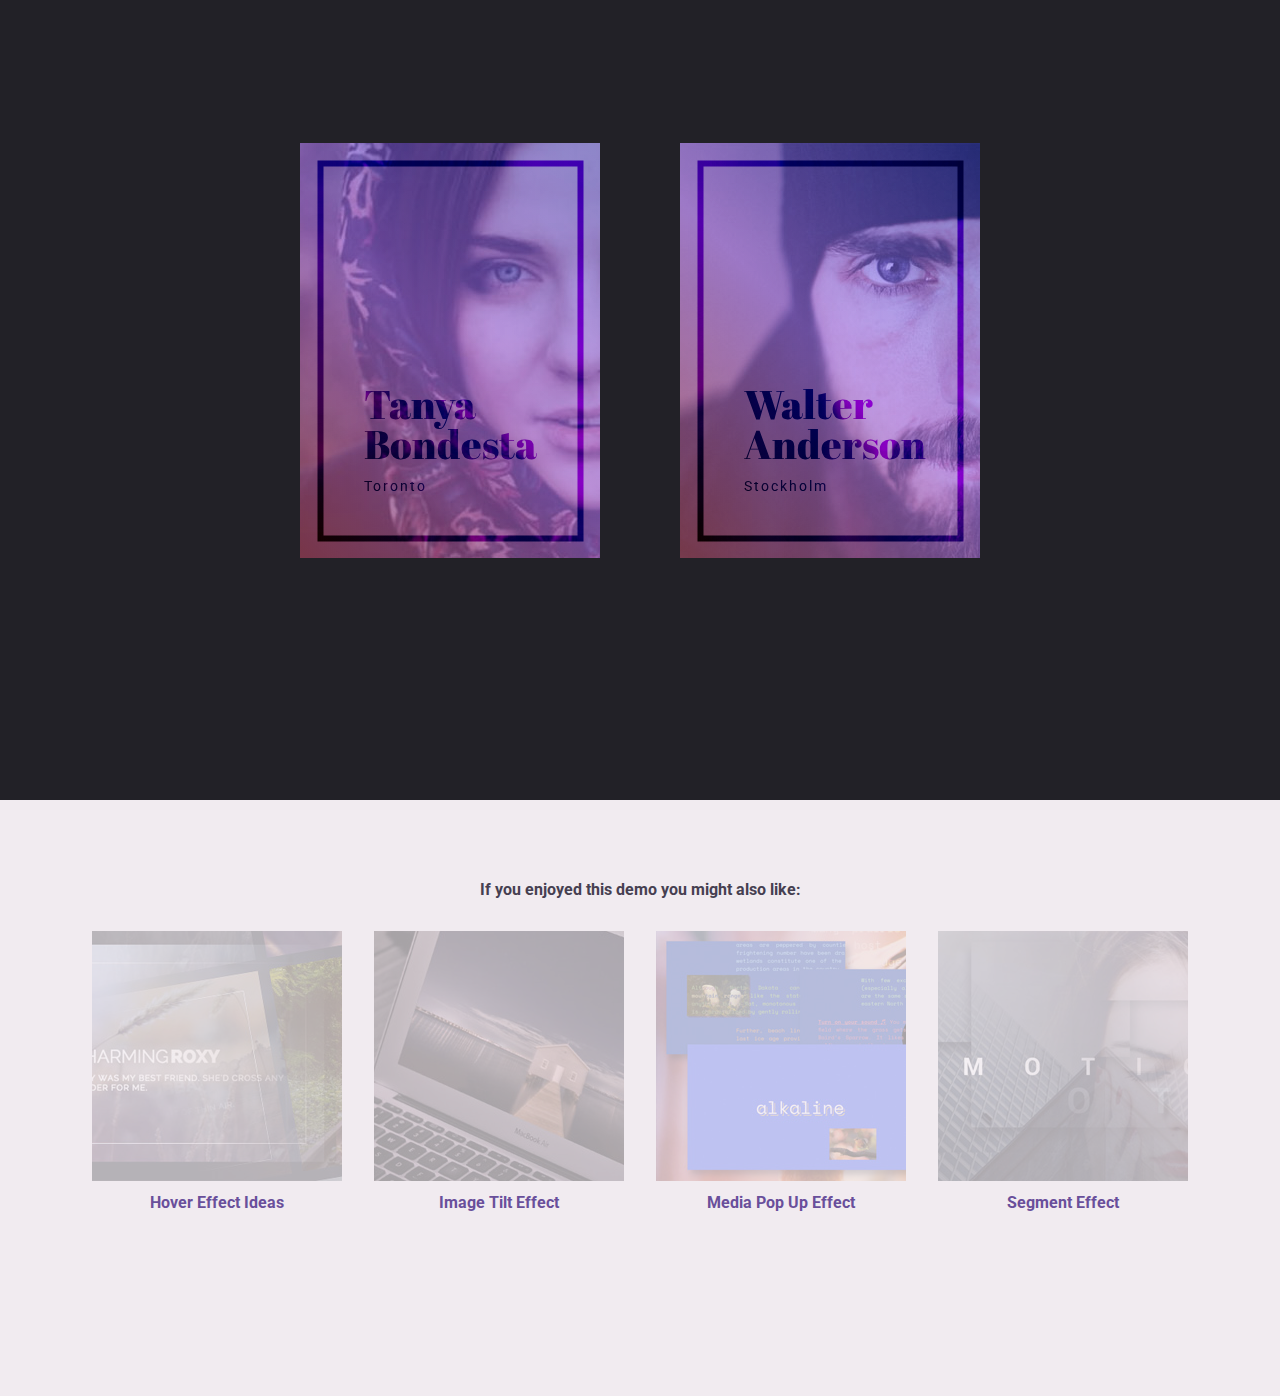
<file: index2.html>
<!DOCTYPE html>
<html lang="en" class="no-js">
	<head>
		<meta charset="UTF-8" />
		<meta http-equiv="X-UA-Compatible" content="IE=edge">
		<meta name="viewport" content="width=device-width, initial-scale=1">
		<title>Tilt Hover Effects | Demo 2 | Codrops</title>
		<meta name="description" content="Some ideas for hover effects with a fancy tilt effect" />
		<meta name="keywords" content="tilt, hover, effect, demo, inspiration, animation, template" />
		<meta name="author" content="Codrops" />
		<link rel="shortcut icon" href="favicon.ico">
		<link href="https://fonts.googleapis.com/css?family=Roboto:400,700|Abril+Fatface" rel="stylesheet">
		<link rel="stylesheet" type="text/css" href="css/normalize.css" />
		<link rel="stylesheet" type="text/css" href="css/demo.css" />
		<link rel="stylesheet" type="text/css" href="css/pater.css" />
		<link rel="stylesheet" type="text/css" href="css/component.css" />
		<!--[if IE]>
			<script src="http://html5shiv.googlecode.com/svn/trunk/html5.js"></script>
			<![endif]-->
		<script>
			document.documentElement.className = 'js';
		</script>
	</head>
	<body class="loading">
		<svg class="hidden">
			<defs>
				<symbol id="icon-arrow" viewBox="0 0 24 24">
					<title>arrow</title>
					<polygon points="6.3,12.8 20.9,12.8 20.9,11.2 6.3,11.2 10.2,7.2 9,6 3.1,12 9,18 10.2,16.8 " />
				</symbol>
				<symbol id="icon-drop" viewBox="0 0 24 24">
					<title>drop</title>
					<path d="M12,21c-3.6,0-6.6-3-6.6-6.6C5.4,11,10.8,4,11.4,3.2C11.6,3.1,11.8,3,12,3s0.4,0.1,0.6,0.3c0.6,0.8,6.1,7.8,6.1,11.2C18.6,18.1,15.6,21,12,21zM12,4.8c-1.8,2.4-5.2,7.4-5.2,9.6c0,2.9,2.3,5.2,5.2,5.2s5.2-2.3,5.2-5.2C17.2,12.2,13.8,7.3,12,4.8z" />
					<path d="M12,18.2c-0.4,0-0.7-0.3-0.7-0.7s0.3-0.7,0.7-0.7c1.3,0,2.4-1.1,2.4-2.4c0-0.4,0.3-0.7,0.7-0.7c0.4,0,0.7,0.3,0.7,0.7C15.8,16.5,14.1,18.2,12,18.2z" />
				</symbol>
			</defs>
		</svg>
		<main class="smooth">
			<section class="content content--c1">
				<div class="pater">
					<svg class="pater__svg" width="100%" height="100%" preserveAspectRatio="none" viewBox="0 0 280 800" data-path-hover="M 0,0 280,0 280,800 0,800 Z">
						<clipPath id="pater-clip">
							<path d="M 0,0 280,0 0,400 0,800 Z" overflow="visible"/>
						</clipPath>
						<g class="pater__clip" clip-path="url(#pater-clip)">
							<image overflow="visible" width="100%" height="100%" preserveAspectRatio="xMinYMin slice" xlink:href="img/sponsor/bg.jpg"></image>
						</g>
					</svg>
					<div class="pater__content">
						<img class="pater__logo" src="img/sponsor/jupiter_logo.svg" alt="Jupiter Logo" />
						<span class="pater__title">The go-to WordPress theme for many U.S. based agencies</span>
						<span class="pater__more">Hover for more</span>
						<div class="pater__hover">
							<div>Limitless Web Design Experience</div>
							<div>Powering 50000+ High-end Business Websites</div>
							<div>Build a Website. NO Limit. NO Code.</div>
							<a class="pater__link" href="https://goo.gl/OJz2Dy" rel="nofollow">Find out more</a>
						</div>
					</div>
				</div>
				<a href="https://goo.gl/OJz2Dy" class="pater-mobile" rel="nofollow">
					<img class="pater__logo" src="img/sponsor/jupiter_logo.svg" alt="Jupiter Logo" />
					<span class="pater__title">Build a Website. NO Limit. NO Code.</span>
				</a>
				<header class="codrops-header">
					<a href="https://github.com/codrops/TiltHoverEffects/" class="github-corner">
						<svg width="80" height="80" viewBox="0 0 250 250" class="github-icon">
							<path d="M0,0 L115,115 L130,115 L142,142 L250,250 L250,0 Z"></path>
							<path d="M128.3,109.0 C113.8,99.7 119.0,89.6 119.0,89.6 C122.0,82.7 120.5,78.6 120.5,78.6 C119.2,72.0 123.4,76.3 123.4,76.3 C127.3,80.9 125.5,87.3 125.5,87.3 C122.9,97.6 130.6,101.9 134.4,103.2" fill="currentColor" class="octo-arm"></path>
							<path d="M115.0,115.0 C114.9,115.1 118.7,116.5 119.8,115.4 L133.7,101.6 C136.9,99.2 139.9,98.4 142.2,98.6 C133.8,88.0 127.5,74.4 143.8,58.0 C148.5,53.4 154.0,51.2 159.7,51.0 C160.3,49.4 163.2,43.6 171.4,40.1 C171.4,40.1 176.1,42.5 178.8,56.2 C183.1,58.6 187.2,61.8 190.9,65.4 C194.5,69.0 197.7,73.2 200.1,77.6 C213.8,80.2 216.3,84.9 216.3,84.9 C212.7,93.1 206.9,96.0 205.4,96.6 C205.1,102.4 203.0,107.8 198.3,112.5 C181.9,128.9 168.3,122.5 157.7,114.1 C157.9,116.9 156.7,120.9 152.7,124.9 L141.0,136.5 C139.8,137.7 141.6,141.9 141.8,141.8 Z" fill="currentColor" class="octo-body"></path>
						</svg>
					</a>
					<div class="codrops-links">
						<a class="codrops-icon codrops-icon--prev" href="http://tympanus.net/Development/SurfReport/" title="Previous Demo">
							<svg class="icon icon--arrow">
								<use xlink:href="#icon-arrow"></use>
							</svg>
						</a>
						<a class="codrops-icon codrops-icon--drop" href="http://tympanus.net/codrops/?p=28860" title="Back to the article">
							<svg class="icon icon--drop">
								<use xlink:href="#icon-drop"></use>
							</svg>
						</a>
					</div>
					<h1 class="codrops-header__title">Tilt Hover Effects</h1>
					<p class="codrops-header__tagline">Ornamental hovers inspired by the grid on <a href="http://www.kikk.be/2015/">Kikk 2015</a></p>
					<nav class="codrops-demos">
						<a href="index.html">Default demo</a>
					</nav>
				</header>
				<a href="#" class="tilter tilter--1">
					<figure class="tilter__figure">
						<img class="tilter__image" src="img/1.jpg" alt="img01" />
						<div class="tilter__deco tilter__deco--shine"><div></div></div>
						<figcaption class="tilter__caption">
							<h3 class="tilter__title">Tanya Bondesta</h3>
							<p class="tilter__description">Toronto</p>
						</figcaption>
						<svg class="tilter__deco tilter__deco--lines" viewBox="0 0 300 415">
							<path d="M20.5,20.5h260v375h-260V20.5z" />
						</svg>
					</figure>
				</a>
				<a href="#" class="tilter tilter--1">
					<figure class="tilter__figure">
						<img class="tilter__image" src="img/2.jpg" alt="img02" />
						<div class="tilter__deco tilter__deco--shine"><div></div></div>
						<figcaption class="tilter__caption">
							<h3 class="tilter__title">Walter Anderson</h3>
							<p class="tilter__description">Stockholm</p>
						</figcaption>
						<svg class="tilter__deco tilter__deco--lines" viewBox="0 0 300 415">
							<path d="M20.5,20.5h260v375h-260V20.5z" />
						</svg>
					</figure>
				</a>
			</section>
			<section class="content content--c2">
				<a href="#" class="tilter tilter--2">
					<figure class="tilter__figure">
						<img class="tilter__image" src="img/3.jpg" alt="img03" />
						<div class="tilter__deco tilter__deco--shine"><div></div></div>
						<div class="tilter__deco tilter__deco--overlay"></div>
						<figcaption class="tilter__caption">
							<h3 class="tilter__title">Helen Portland</h3>
							<p class="tilter__description">Seattle</p>
						</figcaption>
						<svg class="tilter__deco tilter__deco--lines" viewBox="0 0 300 415">
							<path d="M20.5,20.5h260v375h-260V20.5z" />
						</svg>
					</figure>
				</a>
				<a href="#" class="tilter tilter--2">
					<figure class="tilter__figure">
						<img class="tilter__image" src="img/4.jpg" alt="img04" />
						<div class="tilter__deco tilter__deco--shine"><div></div></div>
						<div class="tilter__deco tilter__deco--overlay"></div>
						<figcaption class="tilter__caption">
							<h3 class="tilter__title">Kara Greene</h3>
							<p class="tilter__description">New York</p>
						</figcaption>
						<svg class="tilter__deco tilter__deco--lines" viewBox="0 0 300 415">
							<path d="M20.5,20.5h260v375h-260V20.5z" />
						</svg>
					</figure>
				</a>
			</section>
			<section class="content content--c3">
				<a href="#" class="tilter tilter--3">
					<figure class="tilter__figure">
						<img class="tilter__image" src="img/5.jpg" alt="img05" />
						<div class="tilter__deco tilter__deco--shine"><div></div></div>
						<div class="tilter__deco tilter__deco--overlay"></div>
						<figcaption class="tilter__caption">
							<h3 class="tilter__title">Frank Hausman</h3>
							<p class="tilter__description">Paris</p>
						</figcaption>
					</figure>
				</a>
				<a href="#" class="tilter tilter--3">
					<figure class="tilter__figure">
						<img class="tilter__image" src="img/6.jpg" alt="img06" />
						<div class="tilter__deco tilter__deco--shine"><div></div></div>
						<div class="tilter__deco tilter__deco--overlay"></div>
						<figcaption class="tilter__caption">
							<h3 class="tilter__title">Peter Dreifuss</h3>
							<p class="tilter__description">Berlin</p>
						</figcaption>
					</figure>
				</a>
			</section>
			<section class="content content--c4">
				<a href="#" class="tilter tilter--4">
					<figure class="tilter__figure">
						<img class="tilter__image" src="img/7.jpg" alt="img07" />
						<div class="tilter__deco tilter__deco--shine"><div></div></div>
						<div class="tilter__deco tilter__deco--overlay"></div>
						<figcaption class="tilter__caption">
							<h3 class="tilter__title">Chritie Lehmann</h3>
							<p class="tilter__description">Miami</p>
						</figcaption>
						<svg class="tilter__deco tilter__deco--lines" viewBox="0 0 300 415">
							<path d="M20.5,20.5h260v375h-260V20.5z" />
						</svg>
					</figure>
				</a>
				<a href="#" class="tilter tilter--4">
					<figure class="tilter__figure">
						<img class="tilter__image" src="img/8.jpg" alt="img08" />
						<div class="tilter__deco tilter__deco--shine"><div></div></div>
						<div class="tilter__deco tilter__deco--overlay"></div>
						<figcaption class="tilter__caption">
							<h3 class="tilter__title">Charles Wang</h3>
							<p class="tilter__description">Hong Kong</p>
						</figcaption>
						<svg class="tilter__deco tilter__deco--lines" viewBox="0 0 300 415">
							<path d="M20.5,20.5h260v375h-260V20.5z" />
						</svg>
					</figure>
				</a>
			</section>
			<section class="content content--c5">
				<a href="#" class="tilter tilter--5">
					<figure class="tilter__figure">
						<img class="tilter__image" src="img/9.jpg" alt="img09" />
						<div class="tilter__deco tilter__deco--shine"><div></div></div>
						<div class="tilter__deco tilter__deco--overlay"></div>
						<figcaption class="tilter__caption">
							<h3 class="tilter__title">Gary Freeman</h3>
							<p class="tilter__description">London</p>
						</figcaption>
						<svg class="tilter__deco tilter__deco--lines" viewBox="0 0 300 415">
							<path d="M20.5,20.5h260v375h-260V20.5z" />
						</svg>
					</figure>
				</a>
				<a href="#" class="tilter tilter--5">
					<figure class="tilter__figure">
						<img class="tilter__image" src="img/10.jpg" alt="img10" />
						<div class="tilter__deco tilter__deco--shine"><div></div></div>
						<div class="tilter__deco tilter__deco--overlay"></div>
						<figcaption class="tilter__caption">
							<h3 class="tilter__title">Andrea Torchini</h3>
							<p class="tilter__description">Rome</p>
						</figcaption>
						<svg class="tilter__deco tilter__deco--lines" viewBox="0 0 300 415">
							<path d="M20.5,20.5h260v375h-260V20.5z" />
						</svg>
					</figure>
				</a>
			</section>
			<section class="content content--c6">
				<a href="#" class="tilter tilter--6">
					<figure class="tilter__figure">
						<img class="tilter__image" src="img/11.jpg" alt="img11" />
						<div class="tilter__deco tilter__deco--shine"><div></div></div>
						<div class="tilter__deco tilter__deco--overlay"></div>
						<figcaption class="tilter__caption">
							<h3 class="tilter__title">Ben Wade</h3>
							<p class="tilter__description">Dublin</p>
						</figcaption>
						<svg class="tilter__deco tilter__deco--lines" viewBox="0 0 300 415">
							<path d="M20.5,20.5h260v375h-260V20.5z" />
						</svg>
					</figure>
				</a>
				<a href="#" class="tilter tilter--6">
					<figure class="tilter__figure">
						<img class="tilter__image" src="img/12.jpg" alt="img12" />
						<div class="tilter__deco tilter__deco--shine"><div></div></div>
						<div class="tilter__deco tilter__deco--overlay"></div>
						<figcaption class="tilter__caption">
							<h3 class="tilter__title">Sam Yu</h3>
							<p class="tilter__description">Milan</p>
						</figcaption>
						<svg class="tilter__deco tilter__deco--lines" viewBox="0 0 300 415">
							<path d="M20.5,20.5h260v375h-260V20.5z" />
						</svg>
					</figure>
				</a>
			</section>
			<section class="content content--c7">
				<a href="#" class="tilter tilter--7">
					<figure class="tilter__figure">
						<img class="tilter__image" src="img/13.jpg" alt="img13" />
						<div class="tilter__deco tilter__deco--shine"><div></div></div>
						<div class="tilter__deco tilter__deco--overlay"></div>
						<figcaption class="tilter__caption">
							<h3 class="tilter__title">Wilma Rex</h3>
							<p class="tilter__description">Amsterdam</p>
						</figcaption>
						<svg class="tilter__deco tilter__deco--lines" viewBox="0 0 300 415">
							<path d="M20.5,20.5h260v375h-260V20.5z" />
						</svg>
					</figure>
				</a>
				<a href="#" class="tilter tilter--7">
					<figure class="tilter__figure">
						<img class="tilter__image" src="img/14.jpg" alt="img14" />
						<div class="tilter__deco tilter__deco--shine"><div></div></div>
						<div class="tilter__deco tilter__deco--overlay"></div>
						<figcaption class="tilter__caption">
							<h3 class="tilter__title">Jenny Bird</h3>
							<p class="tilter__description">Porto</p>
						</figcaption>
						<svg class="tilter__deco tilter__deco--lines" viewBox="0 0 300 415">
							<path d="M20.5,20.5h260v375h-260V20.5z" />
						</svg>
					</figure>
				</a>
			</section>
			<section class="content content--c8">
				<a href="#" class="tilter tilter--8">
					<figure class="tilter__figure">
						<img class="tilter__image" src="img/15.jpg" alt="img15" />
						<div class="tilter__deco tilter__deco--shine"><div></div></div>
						<div class="tilter__deco tilter__deco--overlay"></div>
						<figcaption class="tilter__caption">
							<h3 class="tilter__title">Tanya Bondesta</h3>
							<p class="tilter__description">Toronto</p>
						</figcaption>
						<svg class="tilter__deco tilter__deco--lines" viewBox="0 0 300 415">
							<path d="M20.5,20.5h260v375h-260V20.5z" />
						</svg>
					</figure>
				</a>
				<a href="#" class="tilter tilter--8">
					<figure class="tilter__figure">
						<img class="tilter__image" src="img/2.jpg" alt="img02" />
						<div class="tilter__deco tilter__deco--shine"><div></div></div>
						<div class="tilter__deco tilter__deco--overlay"></div>
						<figcaption class="tilter__caption">
							<h3 class="tilter__title">Walter Anderson</h3>
							<p class="tilter__description">Stockholm</p>
						</figcaption>
						<svg class="tilter__deco tilter__deco--lines" viewBox="0 0 300 415">
							<path d="M20.5,20.5h260v375h-260V20.5z" />
						</svg>
					</figure>
				</a>
			</section>
			<!-- Related demos -->
			<section class="content content--related">
				<p>If you enjoyed this demo you might also like:</p>
				<a class="media-item" href="http://tympanus.net/Development/HoverEffectIdeas/index.html">
					<img class="media-item__img" src="img/related/1.jpg">
					<h3 class="media-item__title">Hover Effect Ideas</h3>
				</a>
				<a class="media-item" href="http://tympanus.net/Development/ImageTiltEffect/">
					<img class="media-item__img" src="img/related/2.jpg">
					<h3 class="media-item__title">Image Tilt Effect</h3>
				</a>
				<a class="media-item" href="http://tympanus.net/Development/MediaPopUpEffect/">
					<img class="media-item__img" src="img/related/3.jpg">
					<h3 class="media-item__title">Media Pop Up Effect</h3>
				</a>
				<a class="media-item" href="http://tympanus.net/Development/SegmentEffect/">
					<img class="media-item__img" src="img/related/4.jpg">
					<h3 class="media-item__title">Segment Effect</h3>
				</a>
			</section>
		</main>
		<script src="js/imagesloaded.pkgd.min.js"></script>
		<script src="js/anime.min.js"></script>
		<script src="js/main.js"></script>
		<script>
		(function() {
			var tiltSettings = [
			{},
			{
				movement: {
					imgWrapper : {
						translation : {x: 10, y: 10, z: 30},
						rotation : {x: 0, y: -10, z: 0},
						reverseAnimation : {duration : 200, easing : 'easeOutQuad'}
					},
					lines : {
						translation : {x: 10, y: 10, z: [0,70]},
						rotation : {x: 0, y: 0, z: -2},
						reverseAnimation : {duration : 2000, easing : 'easeOutExpo'}
					},
					caption : {
						rotation : {x: 0, y: 0, z: 2},
						reverseAnimation : {duration : 200, easing : 'easeOutQuad'}
					},
					overlay : {
						translation : {x: 10, y: -10, z: 0},
						rotation : {x: 0, y: 0, z: 2},
						reverseAnimation : {duration : 2000, easing : 'easeOutExpo'}
					},
					shine : {
						translation : {x: 100, y: 100, z: 0},
						reverseAnimation : {duration : 200, easing : 'easeOutQuad'}
					}
				}
			},
			{
				movement: {
					imgWrapper : {
						rotation : {x: -5, y: 10, z: 0},
						reverseAnimation : {duration : 900, easing : 'easeOutCubic'}
					},
					caption : {
						translation : {x: 30, y: 30, z: [0,40]},
						rotation : {x: [0,15], y: 0, z: 0},
						reverseAnimation : {duration : 1200, easing : 'easeOutExpo'}
					},
					overlay : {
						translation : {x: 10, y: 10, z: [0,20]},
						reverseAnimation : {duration : 1000, easing : 'easeOutExpo'}
					},
					shine : {
						translation : {x: 100, y: 100, z: 0},
						reverseAnimation : {duration : 900, easing : 'easeOutCubic'}
					}
				}
			},
			{
				movement: {
					imgWrapper : {
						rotation : {x: -5, y: 10, z: 0},
						reverseAnimation : {duration : 50, easing : 'easeOutQuad'}
					},
					caption : {
						translation : {x: 20, y: 20, z: 0},
						reverseAnimation : {duration : 200, easing : 'easeOutQuad'}
					},
					overlay : {
						translation : {x: 5, y: -5, z: 0},
						rotation : {x: 0, y: 0, z: 6},
						reverseAnimation : {duration : 1000, easing : 'easeOutQuad'}
					},
					shine : {
						translation : {x: 50, y: 50, z: 0},
						reverseAnimation : {duration : 50, easing : 'easeOutQuad'}
					}
				}
			},
			{
				movement: {
					imgWrapper : {
						translation : {x: 0, y: -8, z: 0},
						rotation : {x: 3, y: 3, z: 0},
						reverseAnimation : {duration : 1200, easing : 'easeOutExpo'}
					},
					lines : {
						translation : {x: 15, y: 15, z: [0,15]},
						reverseAnimation : {duration : 1200, easing : 'easeOutExpo'}
					},
					overlay : {
						translation : {x: 0, y: 8, z: 0},
						reverseAnimation : {duration : 600, easing : 'easeOutExpo'}
					},
					caption : {
						translation : {x: 10, y: -15, z: 0},
						reverseAnimation : {duration : 900, easing : 'easeOutExpo'}
					},
					shine : {
						translation : {x: 50, y: 50, z: 0},
						reverseAnimation : {duration : 1200, easing : 'easeOutExpo'}
					}
				}
			},
			{
				movement: {
					lines : {
						translation : {x: -5, y: 5, z: 0},
						reverseAnimation : {duration : 1000, easing : 'easeOutExpo'}
					},
					caption : {
						translation : {x: 15, y: 15, z: 0},
						rotation : {x: 0, y: 0, z: 3},
						reverseAnimation : {duration : 1500, easing : 'easeOutElastic', elasticity : 700}
					},
					overlay : {
						translation : {x: 15, y: -15, z: 0},
						reverseAnimation : {duration : 500,easing : 'easeOutExpo'}
					},
					shine : {
						translation : {x: 50, y: 50, z: 0},
						reverseAnimation : {duration : 500, easing : 'easeOutExpo'}
					}
				}
			},
			{
				movement: {
					imgWrapper : {
						translation : {x: 5, y: 5, z: 0},
						reverseAnimation : {duration : 800, easing : 'easeOutQuart'}
					},
					caption : {
						translation : {x: 10, y: 10, z: [0,50]},
						reverseAnimation : {duration : 1000, easing : 'easeOutQuart'}
					},
					shine : {
						translation : {x: 50, y: 50, z: 0},
						reverseAnimation : {duration : 800, easing : 'easeOutQuart'}
					}
				}
			},
			{
				movement: {
					lines : {
						translation : {x: 40, y: 40, z: 0},
						reverseAnimation : {duration : 1500, easing : 'easeOutElastic'}
					},
					caption : {
						translation : {x: 20, y: 20, z: 0},
						rotation : {x: 0, y: 0, z: -5},
						reverseAnimation : {duration : 1000, easing : 'easeOutExpo'}
					},
					overlay : {
						translation : {x: -30, y: -30, z: 0},
						rotation : {x: 0, y: 0, z: 3},
						reverseAnimation : {duration : 750, easing : 'easeOutExpo'}
					},
					shine : {
						translation : {x: 100, y: 100, z: 0},
						reverseAnimation : {duration : 750, easing : 'easeOutExpo'}
					}
				}
			}];

			function init() {
				var idx = 0;
				[].slice.call(document.querySelectorAll('a.tilter')).forEach(function(el, pos) { 
					idx = pos%2 === 0 ? idx+1 : idx;
					new TiltFx(el, tiltSettings[idx-1]);
				});
			}

			// Preload all images.
			imagesLoaded(document.querySelector('main'), function() {
				document.body.classList.remove('loading');
				init();
			});

			// REMOVE THIS!
			// For Demo purposes only. Prevent the click event.
			[].slice.call(document.querySelectorAll('a[href="#"]')).forEach(function(el) {
				el.addEventListener('click', function(ev) { ev.preventDefault(); });
			});

			var pater = document.querySelector('.pater'),
				paterSVG = pater.querySelector('.pater__svg'),
				pathEl = paterSVG.querySelector('path'),
				paths = {default: pathEl.getAttribute('d'), active: paterSVG.getAttribute('data-path-hover')};

			pater.addEventListener('mouseenter', function() {
				anime.remove(pathEl);
				anime({
					targets: pathEl,
					d: paths.active,
					duration: 400,
					easing: 'easeOutQuad'
				});
			});

			pater.addEventListener('mouseleave', function() {
				anime.remove(pathEl);
				anime({
					targets: pathEl,
					d: paths.default,
					duration: 400,
					easing: 'easeOutExpo'
				});
			});
		})();
		</script>
	</body>
</html>
</file>
<file: css/demo.css>
*, *::after, *::before { -webkit-box-sizing: border-box; box-sizing: border-box; }

body {
	font-family: 'Roboto','Helvetica Neue', Helvetica, 'Segoe UI', Arial, sans-serif;
	color: #463f51;
	background: #222127;
	overflow-x: hidden;
	-webkit-font-smoothing: antialiased;
	-moz-osx-font-smoothing: grayscale;
}

a {
	outline: none;
	color: #694f9b;
	text-decoration: none;
	transition: color 0.2s;
}

a:hover, a:focus {
	color: #fff;
}

.hidden {
	position: absolute;
	overflow: hidden;
	width: 0;
	height: 0;
	pointer-events: none;
}

/* Icons */
.icon {
	display: block;
	width: 1.5em;
	height: 1.5em;
	margin: 0 auto;
	fill: currentColor;
}

/* Loader */
.js .loading::before {
	content: '';
	position: fixed;
	color: #fff;
	top: 0;
	left: 0;
	width: 100%;
	height: 100%;
	background: rgba(206, 209, 223, 0.9);
	z-index: 100;
	text-align: center;
	display: -webkit-flex;
	display: -ms-flexbox;
	display: flex;
}

.js .loading::after {
	content: '';
	position: fixed;
	top: 50%;
	left: 50%;
	width: 54px;
	height: 70px;
	margin: -35px 0 0 -27px;
	pointer-events: none;
	z-index: 10000;
	border: 4px solid #fff;
	-webkit-transition: opacity 0.3s;
	transition: opacity 0.3s;
	-webkit-animation: loaderAnim 0.8s ease-out infinite alternate forwards;
	animation: loaderAnim 0.8s ease-out infinite alternate forwards;
}

@-webkit-keyframes loaderAnim {
	to {
		opacity: 0.3;
		-webkit-transform: translate3d(0,-100px,0);
		transform: translate3d(0,-100px,0);
	}
}

@keyframes loaderAnim {
	to {
		opacity: 0.3;
		-webkit-transform: translate3d(0,-100px,0);
		transform: translate3d(0,-100px,0);
	}
}

/* Header */
.codrops-header {
	align-self: flex-start;
	position: relative;
	display: -webkit-flex;
	display: -ms-flexbox;
	display: flex;
	justify-content: center;
	text-align: center;
	-webkit-flex-direction: column;
	-ms-flex-direction: column;
	flex-direction: column;
	-webkit-flex-wrap: wrap;
	flex-wrap: wrap;
	-webkit-align-items: center;
	-ms-flex-align: center;
	align-items: center;
	width: 100%;
	padding: 3em 1em 4em;
}

.codrops-header__title {
	font-size: 2em;
	margin: 0;
	padding: 0;
	color: #7d5fb5;
}

.codrops-header__tagline {
	margin: 0;
	padding: 0 1em;
}

.codrops-demos {
	margin: 1em 0 0;
}

.codrops-demos a {
	border-bottom: 1px solid;
	display: inline-block;
	padding: 0.2em 0;
	transition: border-color 0.2s, color 0.2s;
}

.codrops-demos a:hover,
.codrops-demos a:focus {
	border-color: transparent;
}

/* Top Navigation Style */
.codrops-links {
	position: relative;
	display: -webkit-flex;
	display: -ms-flexbox;
	display: flex;
	-webkit-justify-content: center;
	-ms-flex-pack: center;
	justify-content: center;
	text-align: center;
	white-space: nowrap;
}

.codrops-links::after {
	position: absolute;
	top: 15%;
	left: 50%;
	width: 1px;
	height: 70%;
	background: currentColor;
	opacity: 0.7;
	content: '';
	-webkit-transform: rotate3d(0, 0, 1, 22.5deg);
	transform: rotate3d(0, 0, 1, 22.5deg);
}

.codrops-icon {
	display: inline-block;
	margin: 0.5em;
	padding: 0.5em;
}

.github-icon {
	fill: #7d5fb5;
	color: #222127;
	position: absolute;
	top: 0;
	border: 0;
	right: 0;
}

.github-corner:hover .octo-arm {
	transform-origin: 130px 106px;
	animation: octocat-wave 560ms ease-in-out;
}

@keyframes octocat-wave {
	0%, 100% { transform: rotate(0); }
	20%, 60% { transform: rotate(-25deg); }
	40%, 80% { transform: rotate(10deg); }
}

@media (max-width:500px) {
	.github-corner:hover .octo-arm {
		animation: none;
	}
	.github-corner .octo-arm {
		animation: octocat-wave 560ms ease-in-out;
	}
}

/* Content */
.content {
	padding: 0 0 4em;
	height: 800px;
	min-height: 100vh;
	display: flex;
	flex-wrap: wrap;
	align-items: center;
	justify-content: center;
	position: relative;
}

.content:not(:first-child) {
	padding: 4em 0;
}

.content--c2 {
	background: #e5f8a3;
}

.content--c3 {
	background: #2e27ad;
}

.content--c4 {
	background: #ffb59c;
}

.content--c5 {
	background: #e0f0f9;
}

.content--c6 {
	background: #232138;
}

.content--c7 {
	background: #99e4a2;
}

/* Related demos */
.content--related {
	height: auto;
	text-align: center;
	font-weight: bold;
	min-height: 0;
	padding-bottom: 10em !important;
	background: #f1ebf0;
}

.content--related > p {
	width: 100%;
}

.media-item {
	display: inline-block;
	padding: 1em;
	vertical-align: top;
	-webkit-transition: color 0.3s;
	transition: color 0.3s;
}

.media-item__img {
	max-width: 100%;
	opacity: 0.3;
	-webkit-transition: opacity 0.3s;
	transition: opacity 0.3s;
}

.media-item:hover .media-item__img,
.media-item:focus .media-item__img {
	opacity: 1;
}

.media-item__title {
	margin: 0;
	padding: 0.5em;
	font-size: 1em;
}

@media screen and (max-width: 55.625em) {
	.content {
		height: auto;
	}
}
</file>
<file: css/pater.css>
.pater {
	position: absolute;
	left: 0;
	top: 0;
	height: 100%;
	width: 280px;
	text-align: center;
	display: flex;
	color: #fff;
	font-family: 'Avenir Next', Arial, sans-serif;
	font-style: italic;
	font-weight: 600;
	padding: 0 1.5em;
	pointer-events: none;
	z-index: 1000;
}

.loading .pater {
	display: none;
}

.pater-mobile::after,
.pater::after {
	content: 'Sponsored by';
	position: absolute;
	top: 0;
	left: 0;
	padding: 1em;
	font-size: 0.75em;
	color: #33284a;
}

.pater:hover {
	pointer-events: auto;
}

.pater__svg {
	position: absolute;
	top: 0;
	left: 0;
	margin: 0;
	width: 100%;
	height: 100%;
}

.pater__clip {
	pointer-events: auto;
}

.pater__content {
	position: relative;
	z-index: 10;
}

.pater span {
	display: block;
	position: relative;
}

.pater__title,
.pater__more {
	text-align: left;
	width: 100%;
	max-width: 163px;
	transition: opacity 0.3s;
}

.pater:hover .pater__title,
.pater:hover .pater__more {
	opacity: 0;
}

.pater__more {
	text-decoration: underline;
	font-size: 0.85em;
	padding: 1em 0 0;
}

.pater__logo {
	max-width: 60%;
	display: block;
	margin: 2.5em auto 1em;
	transform: translate3d(-38px,0,0);
	transition: transform 0.3s;
}

.pater:hover .pater__logo {
	transform: translate3d(0,0,0);
}

.pater__hover {
	opacity: 0;
	pointer-events: none;
	transform: translate3d(-100px,0,0);
}

.pater__hover div:first-child {
	font-size: 1.5em;
	font-weight: normal;
	padding-bottom: 2em;
	margin-bottom: 1.25em;
	background: url(../img/sponsor/deco.png) no-repeat 50% 100%;
}

.pater__hover div:nth-child(3) {
	font-size: 0.75em;
	padding-top: 100px;
	margin-top: 4em;
	background: url(../img/sponsor/deco2.svg) no-repeat 50% 0%;
}

.pater:hover .pater__hover {
	opacity: 1;
	pointer-events: auto;
	transform: translate3d(0,0,0);
	transition: opacity 0.3s, transform 0.3s;
	transition-delay: 0.3s;
}

.pater__link {
	background: #fff;
	color: #33284a;
	padding: 0.85em 1.5em;
	margin: 0 auto;
	display: block;
	max-width: 180px;
	margin-top: 2em;
	transition: color 0.2s, background 0.2s;
}

.pater__link:hover {
	color: #fff;
	background: #33284a;
	cursor: pointer;
}

.pater-mobile {
	position: fixed;
	background: url(../img/sponsor/bg.jpg) no-repeat 50% 50%;
	background-size: 100% auto;
	bottom: 0;
	left: 0;
	width: 100%;
	padding: 1.75em 0em 0.5em 1em;
	z-index: 10000;
	display: none;
	align-items: center;
}

.pater-mobile::after {
	font-size: 0.65em;
	font-weight: bold;
}

.pater-mobile .pater__logo {
	width: 30%;
	max-width: 150px;
	margin: 0;
	transform: none;
	flex: none;
}

.pater-mobile .pater__title {
	display: block;
	color: #fff;
	font-size: 0.76em;
	padding: 0 0 0 3vw;
	max-width: none;
}

@media screen and (max-width: 55.625em) {
	.pater {
		display: none;
	}
	.pater-mobile {
		display: flex;
	}
}
</file>
<file: css/component.css>
.tilter {
	display: block;
	position: relative;
	width: 300px;
	height: 415px;
	margin: 1.5em 2.5em;
	color: #fff;
	flex: none;
	perspective: 1000px;
}

.tilter * {
	pointer-events: none;
}

.tilter:hover,
.tilter:focus {
	color: #fff;
	outline: none;
}

/*
.tilter__figure,
.tilter__deco,
.tilter__caption {
	will-change: transform;
}*/

.tilter__figure,
.tilter__image {
	margin: 0;
	width: 100%;
	height: 100%;
	display: block;
}

.tilter__figure > * {
	transform: translateZ(0px); /* Force correct stacking order */
}

.smooth .tilter__figure,
.smooth .tilter__deco--overlay,
.smooth .tilter__deco--lines,
.smooth .tilter__deco--shine div,
.smooth .tilter__caption {
	transition: transform 0.2s ease-out;
}

.tilter__figure {
	position: relative;
}

.tilter__figure::before {
	content: '';
	position: absolute;
	width: 90%;
	height: 90%;
	top: 5%;
	left: 5%;
	box-shadow: 0 30px 20px rgba(35,32,39,0.5);
}

.tilter__deco {
	position: absolute;
	top: 0;
	left: 0;
	width: 100%;
	height: 100%;
	overflow: hidden;
}

.tilter__deco--overlay {
	background-image: linear-gradient(45deg, rgba(226, 60, 99, 0.4), rgba(145, 58, 252, 0.4), rgba(16, 11, 192, 0.4));
}

.tilter__deco--shine div {
	position: absolute;
	width: 200%;
	height: 200%;
	top: -50%;
	left: -50%;
	background-image: linear-gradient(45deg, rgba(0, 0, 0, 0.5) 0%, rgba(255, 255, 255, 0.25) 50%, transparent 100%);
}

.tilter__deco--lines {
	fill: none;
	stroke: #fff;
	stroke-width: 1.5px;
}

.tilter__caption {
	position: absolute;
	bottom: 0;
	width: 100%;
	padding: 4em;
}

.tilter__title {
	margin: 0;
	font-weight: normal;
	font-size: 2.5em;
	font-family: 'Abril Fatface', serif;
	line-height: 1;
}

.tilter__description {
	margin: 1em 0 0 0;
	font-size: 0.85em;
	letter-spacing: 0.15em;
}

/* Individual styles */

/* Example 1 (Default) */
.tilter--1 .tilter__figure::before {
	box-shadow: 0 30px 20px rgba(0,0,0,0.5);
}

/* Example 2 (thicker lines, overlay) */
.tilter--2,
.tilter--2:hover,
.tilter--2:focus {
	color: #2e27ad;
}

.tilter--2 .tilter__deco--overlay {
	background-image: linear-gradient(45deg, rgba(245, 239, 40, 0.6), rgba(164, 22, 169, 0.6));
}

.tilter--2 .tilter__deco--lines {
	stroke: #2e27ad;
	stroke-width: 4px;
}

/* Example 3 (no lines, overlay hard-light) */
.tilter--3 .tilter__deco--overlay {
	background-image: linear-gradient(45deg, rgba(205, 81, 220, 0.6), rgba(41, 94, 230,0.5));
}

.tilter--3 .tilter__caption {
	padding: 2em;
	text-align: right;
	text-shadow: 0.1em 0.8em 1em rgba(0,0,0,0.35);
}

/* Example 4 (caption sliding in) */
.tilter--4 .tilter__deco--overlay {
	background-image: linear-gradient(20deg, rgb(214, 100, 40), rgba(46, 39, 173, 0.58), rgba(53, 74, 165, 0.6));
}

@media screen and (min-width: 30em) {
	.tilter--4 .tilter__deco--lines {
		transform: scale3d(0.8,0.8,1);
		transition: transform 0.4s;
	}
	.tilter--4:hover .tilter__deco--lines {
		transform: scale3d(1,1,1);
	}
	.tilter--4 .tilter__title,
	.tilter--4 .tilter__description {
		transform: translate3d(0,80px,0);
		opacity: 0;
		transition: transform 0.4s, opacity 0.4s;
	}
	.tilter--4:hover .tilter__description {
		transition-delay: 0.1s;
	}
	.tilter--4:hover .tilter__title,
	.tilter--4:hover .tilter__description {
		transform: translate3d(0,0,0);
		opacity: 1;
	}
}

/* Example 5 (line animating) */
.tilter--5 .tilter__deco--lines path {
	stroke-dasharray: 1270;
	stroke-dashoffset: 1270;
	transition: stroke-dashoffset 0.7s;
}

.tilter--5:hover .tilter__deco--lines path {
	stroke-dashoffset: 0;
}

.tilter--5 .tilter__figure::before {
	box-shadow: none;
}

/* Example 6 (different line position) */
.tilter--6,
.tilter--6:hover,
.tilter--6:focus {
	color: #2e27ad;
}

.tilter--6 .tilter__deco--overlay {
	background-image: linear-gradient(45deg, rgba(46, 39, 173, 0.2), rgba(255, 186, 59, 0.58));
}

.tilter--6 .tilter__deco--lines {
	stroke: #2e27ad;
	stroke-width: 6px;
	top: -50px;
	left: -50px;
}

.tilter--6 .tilter__caption {
	padding: 0 4em 5.5em 1em;
}

.tilter--6 .tilter__figure::before {
	box-shadow: none;
}

/* Example 7 (different line) */
.tilter--7 .tilter__deco--overlay {
	background-image: linear-gradient(45deg, rgba(93, 203, 106, 0.48), rgba(59, 239, 255, 0.58));
}

.tilter--7 .tilter__deco--lines {
	stroke-width: 20px;
	transform: scale3d(0.9,0.9,1);
	opacity: 0;
	transition: transform 0.3s, opacity 0.3s;
}

.tilter--7:hover .tilter__deco--lines {
	opacity: 1;
	transform: scale3d(1,1,1);
}

.tilter--7 .tilter__figure::before {
	box-shadow: none;
}

/* Example 8 (different line) */
.tilter--8 {
	perspective: none;
}

.tilter--8 .tilter__figure {
	transform-style: flat;
}

.tilter--8 .tilter__deco--lines {
	stroke: #9255ae;
	stroke-width: 6px;
	mix-blend-mode: color-burn;
}

.tilter--8 .tilter__caption {
	color: #9255ae;
	mix-blend-mode: color-burn;
}

.tilter--8 .tilter__figure::before {
	box-shadow: none;
}
</file>
